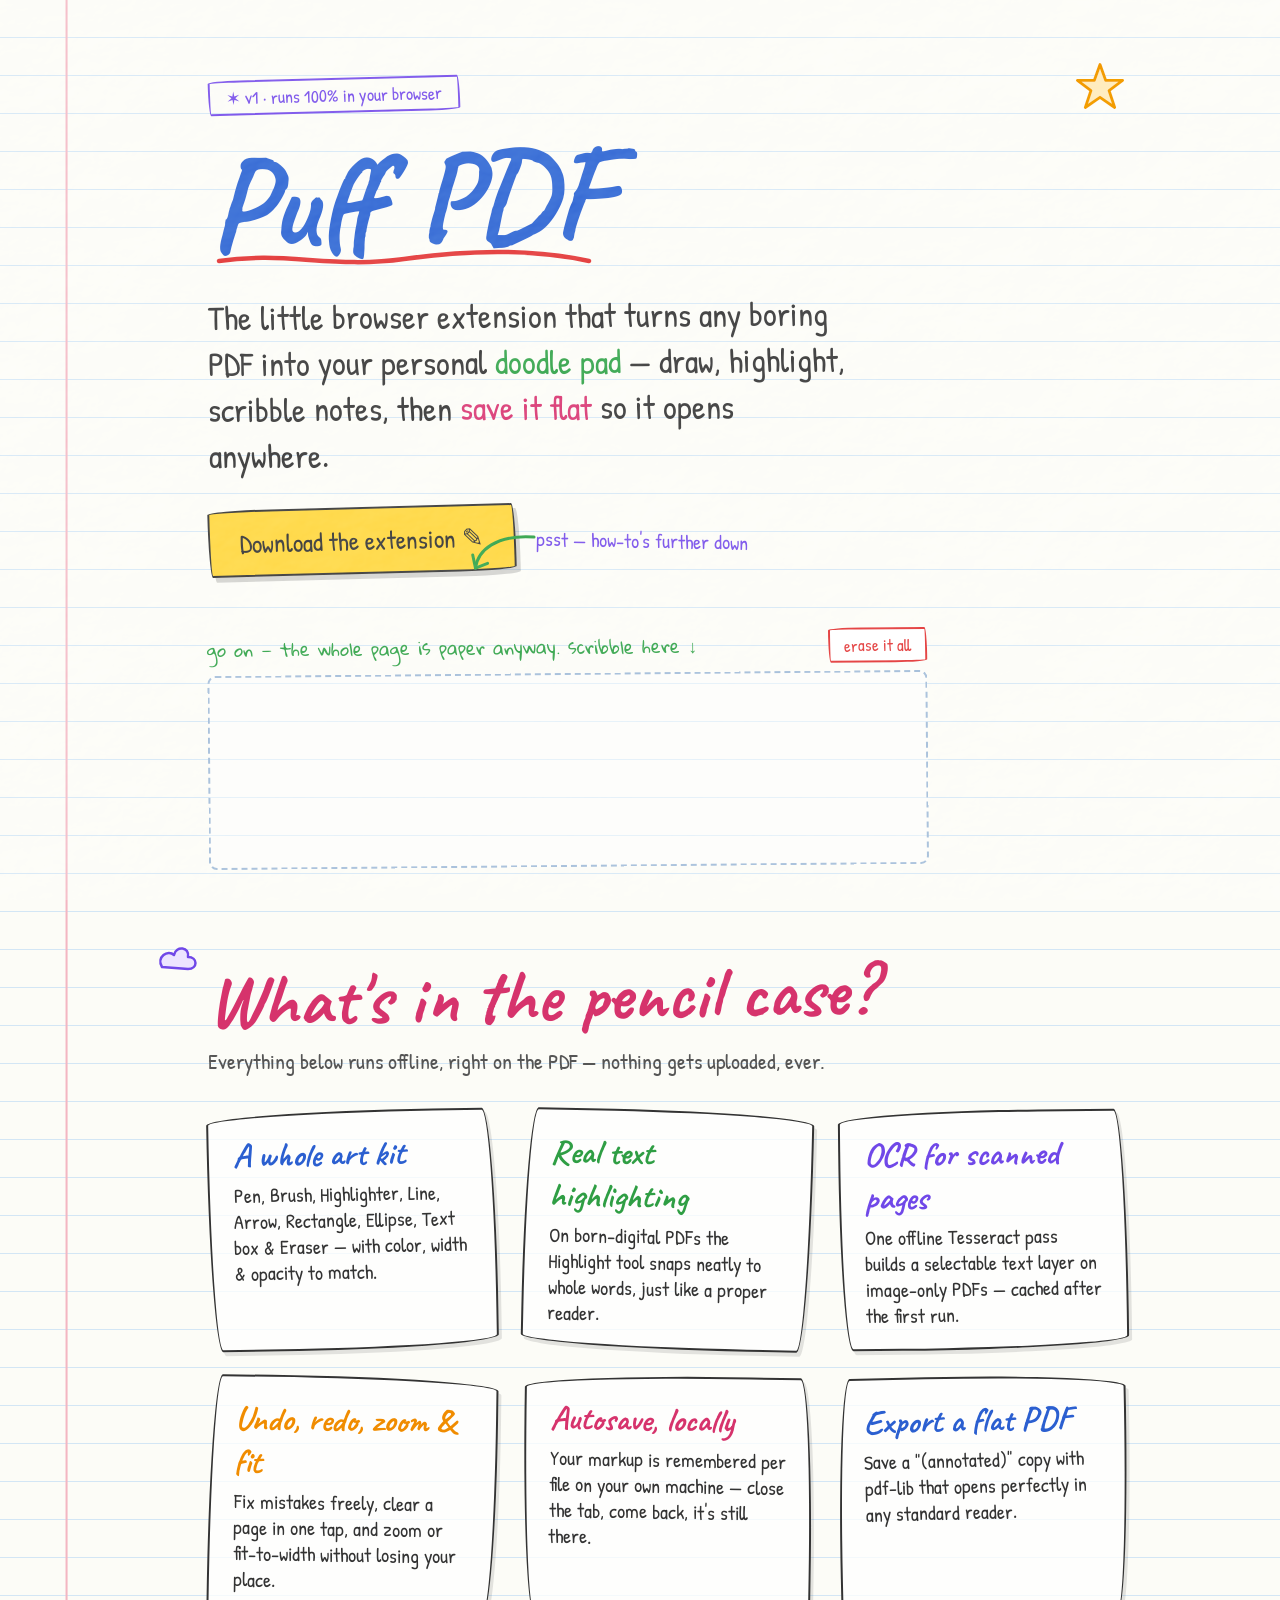
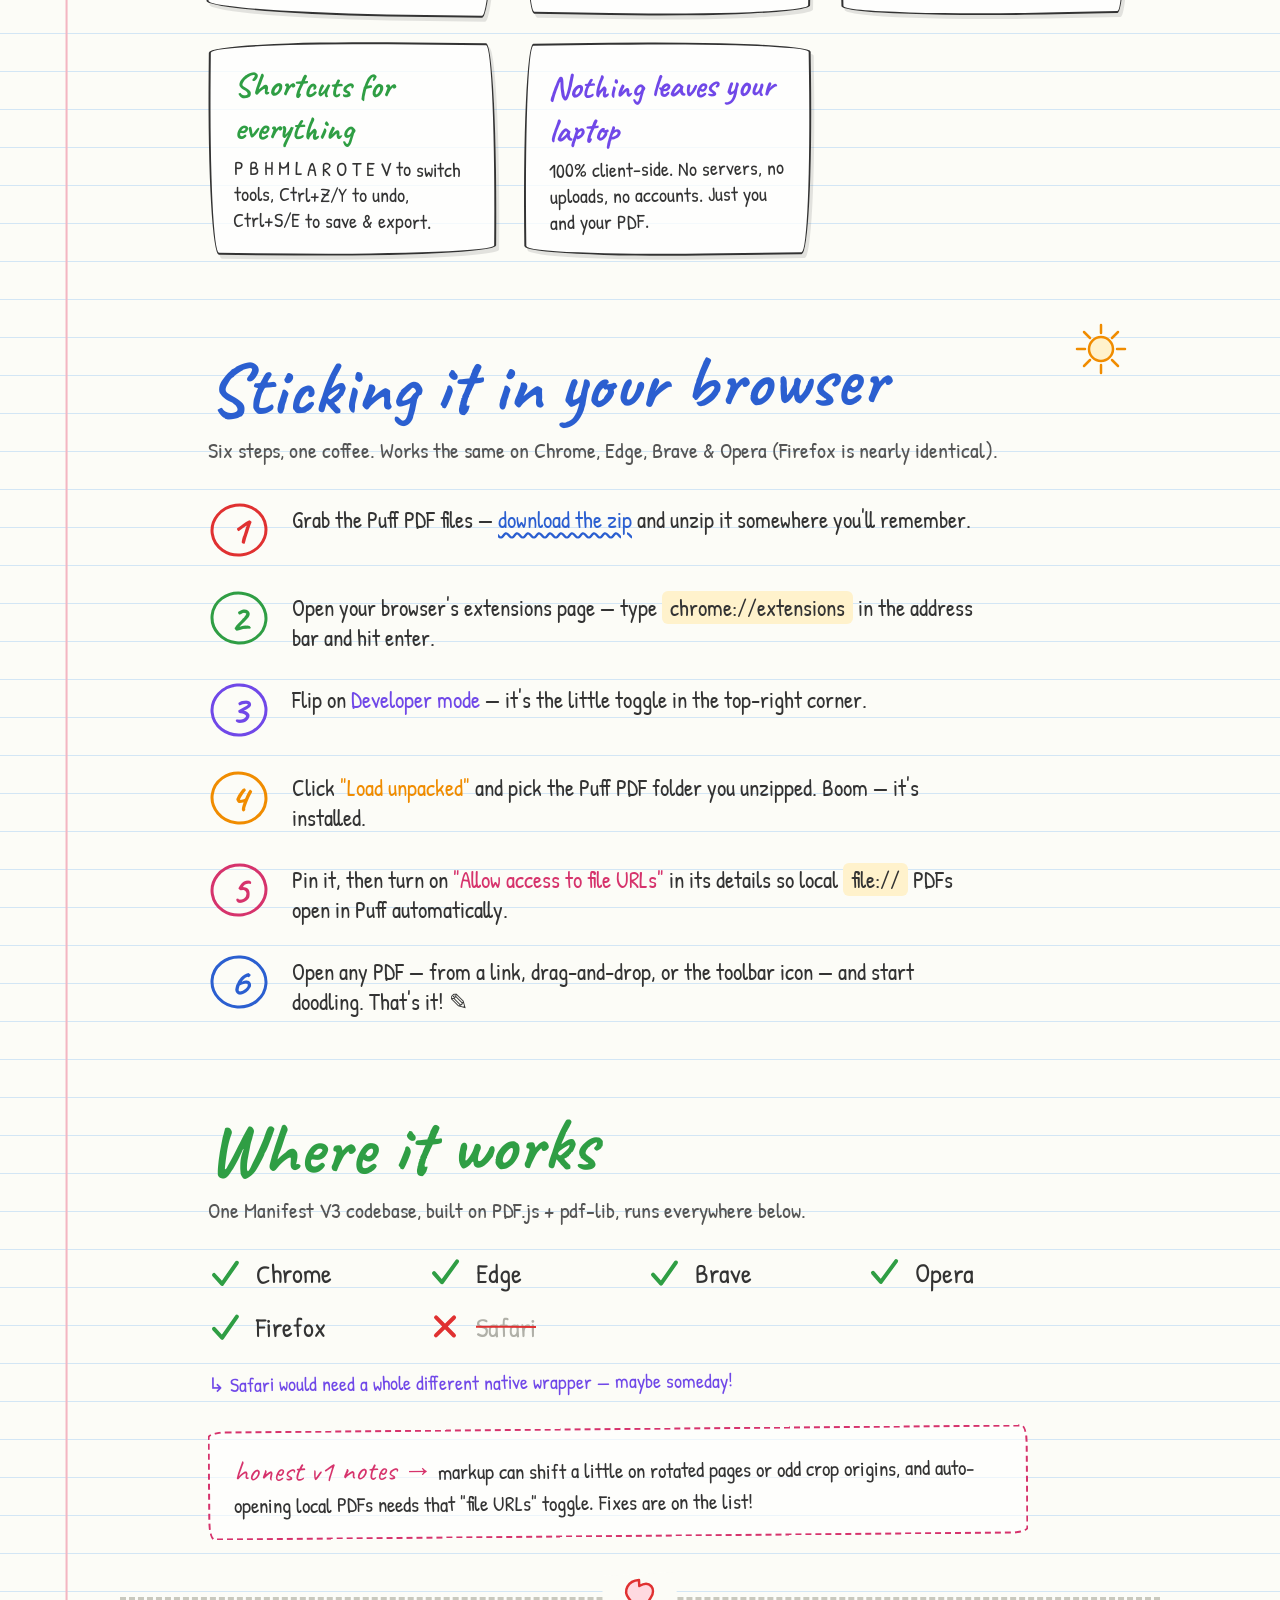
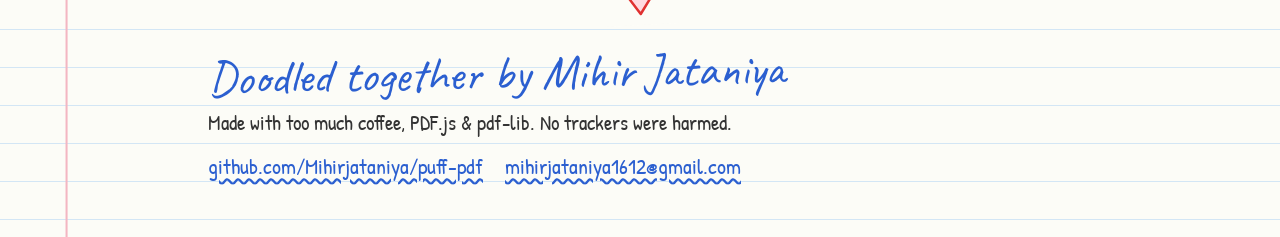
<file: docs/index.html>
<!DOCTYPE html>
<html lang="en">
<head>
<meta charset="utf-8">
<meta name="viewport" content="width=device-width, initial-scale=1">
<title>Puff PDF — doodle on any PDF, right in your browser</title>
<meta name="description" content="Puff PDF is a little browser extension that turns any PDF into a doodle pad — draw, highlight, scribble notes, then export a flat PDF that opens anywhere. 100% offline.">
<link rel="icon" href="../icons/icon-32.png">
<link rel="preconnect" href="https://fonts.googleapis.com">
<link rel="preconnect" href="https://fonts.gstatic.com" crossorigin>
<link href="https://fonts.googleapis.com/css2?family=Caveat:wght@400;500;600;700&family=Patrick+Hand&family=Gloria+Hallelujah&display=swap" rel="stylesheet">
<style>
  * { box-sizing: border-box; }
  html, body { margin: 0; padding: 0; }
  html, body, a, button, div, span, canvas {
    cursor: url("data:image/svg+xml,%3Csvg xmlns='http://www.w3.org/2000/svg' width='32' height='32' viewBox='0 0 32 32'%3E%3Cpolygon points='2,2 7.6,3.4 3.4,7.6' fill='%23333'/%3E%3Cpolygon points='7.6,3.4 10.5,6.3 6.3,10.5 3.4,7.6' fill='%23e0b877'/%3E%3Cpolygon points='10.5,6.3 23.9,19.7 19.7,23.9 6.3,10.5' fill='%23ffd43b'/%3E%3Cpolygon points='23.9,19.7 28.1,23.9 23.9,28.1 19.7,23.9' fill='%23ff8fab'/%3E%3C/svg%3E") 2 2, auto;
  }
  body { font-family: 'Patrick Hand', 'Comic Sans MS', cursive; color: #333; }
  a { color: #2b5fd0; text-decoration: underline; text-decoration-style: wavy; text-underline-offset: 3px; }
  a:hover { color: #e03131; }
  @keyframes wiggle { 0%,100% { transform: rotate(-5deg); } 50% { transform: rotate(5deg); } }
  @keyframes sway { 0%,100% { transform: rotate(-2.5deg); } 50% { transform: rotate(2.5deg); } }
  @keyframes floaty { 0%,100% { transform: translateY(0); } 50% { transform: translateY(-9px); } }
  .cta { text-decoration: none; }
  .cta:hover { color: #333; }
</style>
</head>
<body>

<div style="position: relative; min-height: 100vh; background-color: #fcfcf7; background-image: linear-gradient(90deg, transparent 66px, #f3b6c2 66px, #f3b6c2 68px, transparent 68px), repeating-linear-gradient(180deg, transparent 0, transparent 37px, #d3e6f5 37px, #d3e6f5 38px); overflow: hidden;">

  <!-- REAL crumpled-paper texture: turbulence height-map lit by a distant light -->
  <svg style="position: fixed; inset: 0; width: 100%; height: 100%; pointer-events: none; z-index: 5; mix-blend-mode: soft-light; opacity: 0.7;" preserveAspectRatio="xMidYMid slice" xmlns="http://www.w3.org/2000/svg">
    <filter id="crumple" x="0" y="0" width="100%" height="100%">
      <feTurbulence type="fractalNoise" baseFrequency="0.011 0.013" numOctaves="5" seed="12" stitchTiles="stitch" result="noise"/>
      <feDiffuseLighting in="noise" lighting-color="#ffffff" surfaceScale="3.2" diffuseConstant="1" result="light">
        <feDistantLight azimuth="235" elevation="48"/>
      </feDiffuseLighting>
      <feComponentTransfer>
        <feFuncR type="linear" slope="1" intercept="-0.24"/>
        <feFuncG type="linear" slope="1" intercept="-0.24"/>
        <feFuncB type="linear" slope="1" intercept="-0.24"/>
      </feComponentTransfer>
    </filter>
    <rect width="100%" height="100%" filter="url(#crumple)"/>
  </svg>

  <!-- ===================== HERO ===================== -->
  <section style="position: relative; max-width: 1040px; margin: 0 auto; padding: 78px 32px 40px 88px;">
    <div style="position: absolute; top: 60px; right: 34px; animation: wiggle 3.2s ease-in-out infinite; transform-origin: center;">
      <svg width="52" height="52" viewBox="0 0 46 46" fill="none"><path d="M23 4 L28 18 L43 18 L31 27 L36 42 L23 33 L10 42 L15 27 L3 18 L18 18 Z" stroke="#f08c00" stroke-width="2.5" stroke-linejoin="round" fill="#ffe8b3"/></svg>
    </div>

    <div style="display: inline-block; transform: rotate(-1.5deg); border: 2px solid #7048e8; border-radius: 140px 12px 130px 12px/12px 130px 12px 140px; padding: 3px 16px; color: #7048e8; font-size: 18px; margin-bottom: 12px;">✶ v1 · runs 100% in your browser</div>

    <h1 style="font-family: 'Caveat', cursive; font-weight: 700; font-size: clamp(64px, 12vw, 132px); line-height: 0.9; margin: 6px 0 0; color: #2b5fd0; transform: rotate(-2deg);">Puff PDF</h1>
    <svg width="380" height="26" viewBox="0 0 380 26" fill="none" style="display: block; margin: -4px 0 0 6px; max-width: 100%;"><path d="M5 15 C 70 5, 120 23, 190 13 S 320 3, 375 15" stroke="#e03131" stroke-width="4.5" stroke-linecap="round"/></svg>

    <p style="font-size: clamp(24px, 3.5vw, 34px); line-height: 1.35; max-width: 640px; margin: 22px 0 4px; transform: rotate(-0.4deg);">The little browser extension that turns any boring PDF into your personal <span style="color: #2f9e44;">doodle pad</span> — draw, highlight, scribble notes, then <span style="color: #d6336c;">save it flat</span> so it opens anywhere.</p>

    <div style="display: flex; flex-wrap: wrap; align-items: center; gap: 20px; margin-top: 30px;">
      <a class="cta" href="puff-pdf.zip" download style="display: inline-block; background: #ffd43b; color: #333; font-size: 26px; padding: 14px 30px; border: 2.5px solid #333; border-radius: 225px 15px 200px 15px/15px 200px 15px 225px; box-shadow: 4px 5px 0 rgba(0,0,0,0.18); transform: rotate(-1.5deg);">Download the extension ✎</a>
      <div style="position: relative; font-size: 20px; color: #7048e8; transform: rotate(1deg);">
        <svg width="74" height="46" viewBox="0 0 74 46" fill="none" style="position: absolute; left: -70px; top: 4px;"><path d="M68 8 C 30 6, 12 22, 10 40" stroke="#2f9e44" stroke-width="3" fill="none" stroke-linecap="round"/><path d="M10 40 l 12 -5 M10 40 l -3 -13" stroke="#2f9e44" stroke-width="3" fill="none" stroke-linecap="round"/></svg>
        psst — how-to's further down
      </div>
    </div>

    <!-- scribble pad -->
    <div style="position: relative; margin-top: 54px; max-width: 720px; transform: rotate(-0.5deg);">
      <div style="display: flex; align-items: baseline; justify-content: space-between; gap: 12px; margin-bottom: 8px;">
        <span style="font-family: 'Gloria Hallelujah', cursive; font-size: 18px; color: #2f9e44;">go on — the whole page is paper anyway. scribble here ↓</span>
        <button id="clearPad" style="font-family: 'Patrick Hand', cursive; font-size: 17px; background: #fff; color: #e03131; border: 2px solid #e03131; border-radius: 120px 10px 120px 10px/10px 120px 10px 120px; padding: 4px 14px;">erase it all</button>
      </div>
      <div style="border: 2.5px dashed #9db8d6; border-radius: 8px; background: rgba(255,255,255,0.35); overflow: hidden;">
        <canvas id="scribble" style="width: 100%; height: 190px; display: block; touch-action: none;"></canvas>
      </div>
    </div>
  </section>

  <!-- ===================== FEATURES ===================== -->
  <section style="position: relative; max-width: 1040px; margin: 0 auto; padding: 40px 32px 40px 88px;">
    <div style="position: absolute; top: 30px; left: 34px; animation: sway 5s ease-in-out infinite; transform-origin: center;">
      <svg width="46" height="46" viewBox="0 0 46 46" fill="none"><path d="M8 30 C 2 20, 14 12, 20 18 C 22 8, 36 10, 34 20 C 44 20, 44 32, 34 32 Z" stroke="#7048e8" stroke-width="2.5" fill="#ece4ff" stroke-linejoin="round"/></svg>
    </div>
    <h2 style="font-family: 'Caveat', cursive; font-weight: 700; font-size: clamp(46px, 7vw, 74px); color: #d6336c; margin: 0 0 6px; transform: rotate(-1deg);">What's in the pencil case?</h2>
    <p style="font-size: 22px; margin: 0 0 34px; color: #555;">Everything below runs offline, right on the PDF — nothing gets uploaded, ever.</p>

    <div style="display: grid; grid-template-columns: repeat(auto-fit, minmax(250px, 1fr)); gap: 26px;">
      <div style="background: rgba(255,255,255,0.75); border: 2.5px solid #333; border-radius: 255px 15px 225px 15px/15px 225px 15px 255px; padding: 20px 24px; transform: rotate(-1deg); box-shadow: 3px 4px 0 rgba(0,0,0,0.1);">
        <h3 style="font-family: 'Caveat', cursive; font-size: 34px; color: #2b5fd0; margin: 0 0 6px;">A whole art kit</h3>
        <p style="font-size: 20px; margin: 0; line-height: 1.3;">Pen, Brush, Highlighter, Line, Arrow, Rectangle, Ellipse, Text box &amp; Eraser — with color, width &amp; opacity to match.</p>
      </div>
      <div style="background: rgba(255,255,255,0.75); border: 2.5px solid #333; border-radius: 15px 225px 15px 255px/225px 15px 255px 15px; padding: 20px 24px; transform: rotate(1.2deg); box-shadow: 3px 4px 0 rgba(0,0,0,0.1);">
        <h3 style="font-family: 'Caveat', cursive; font-size: 34px; color: #2f9e44; margin: 0 0 6px;">Real text highlighting</h3>
        <p style="font-size: 20px; margin: 0; line-height: 1.3;">On born-digital PDFs the Highlight tool snaps neatly to whole words, just like a proper reader.</p>
      </div>
      <div style="background: rgba(255,255,255,0.75); border: 2.5px solid #333; border-radius: 225px 15px 255px 15px/15px 255px 15px 225px; padding: 20px 24px; transform: rotate(-0.6deg); box-shadow: 3px 4px 0 rgba(0,0,0,0.1);">
        <h3 style="font-family: 'Caveat', cursive; font-size: 34px; color: #7048e8; margin: 0 0 6px;">OCR for scanned pages</h3>
        <p style="font-size: 20px; margin: 0; line-height: 1.3;">One offline Tesseract pass builds a selectable text layer on image-only PDFs — cached after the first run.</p>
      </div>
      <div style="background: rgba(255,255,255,0.75); border: 2.5px solid #333; border-radius: 15px 255px 15px 225px/255px 15px 225px 15px; padding: 20px 24px; transform: rotate(0.8deg); box-shadow: 3px 4px 0 rgba(0,0,0,0.1);">
        <h3 style="font-family: 'Caveat', cursive; font-size: 34px; color: #f08c00; margin: 0 0 6px;">Undo, redo, zoom &amp; fit</h3>
        <p style="font-size: 20px; margin: 0; line-height: 1.3;">Fix mistakes freely, clear a page in one tap, and zoom or fit-to-width without losing your place.</p>
      </div>
      <div style="background: rgba(255,255,255,0.75); border: 2.5px solid #333; border-radius: 255px 15px 225px 15px/15px 225px 15px 255px; padding: 20px 24px; transform: rotate(1deg); box-shadow: 3px 4px 0 rgba(0,0,0,0.1);">
        <h3 style="font-family: 'Caveat', cursive; font-size: 34px; color: #d6336c; margin: 0 0 6px;">Autosave, locally</h3>
        <p style="font-size: 20px; margin: 0; line-height: 1.3;">Your markup is remembered per file on your own machine — close the tab, come back, it's still there.</p>
      </div>
      <div style="background: rgba(255,255,255,0.75); border: 2.5px solid #333; border-radius: 15px 225px 15px 255px/225px 15px 255px 15px; padding: 20px 24px; transform: rotate(-1.3deg); box-shadow: 3px 4px 0 rgba(0,0,0,0.1);">
        <h3 style="font-family: 'Caveat', cursive; font-size: 34px; color: #2b5fd0; margin: 0 0 6px;">Export a flat PDF</h3>
        <p style="font-size: 20px; margin: 0; line-height: 1.3;">Save a "(annotated)" copy with pdf-lib that opens perfectly in any standard reader.</p>
      </div>
      <div style="background: rgba(255,255,255,0.75); border: 2.5px solid #333; border-radius: 225px 15px 255px 15px/15px 255px 15px 225px; padding: 20px 24px; transform: rotate(0.5deg); box-shadow: 3px 4px 0 rgba(0,0,0,0.1);">
        <h3 style="font-family: 'Caveat', cursive; font-size: 34px; color: #2f9e44; margin: 0 0 6px;">Shortcuts for everything</h3>
        <p style="font-size: 20px; margin: 0; line-height: 1.3;">P B H M L A R O T E V to switch tools, Ctrl+Z/Y to undo, Ctrl+S/E to save &amp; export.</p>
      </div>
      <div style="background: rgba(255,255,255,0.75); border: 2.5px solid #333; border-radius: 15px 255px 15px 225px/255px 15px 225px 15px; padding: 20px 24px; transform: rotate(-0.8deg); box-shadow: 3px 4px 0 rgba(0,0,0,0.1);">
        <h3 style="font-family: 'Caveat', cursive; font-size: 34px; color: #7048e8; margin: 0 0 6px;">Nothing leaves your laptop</h3>
        <p style="font-size: 20px; margin: 0; line-height: 1.3;">100% client-side. No servers, no uploads, no accounts. Just you and your PDF.</p>
      </div>
    </div>
  </section>

  <!-- ===================== HOW TO INSTALL ===================== -->
  <section style="position: relative; max-width: 1040px; margin: 0 auto; padding: 40px 32px 40px 88px;">
    <div style="position: absolute; top: 24px; right: 30px; animation: floaty 4.5s ease-in-out infinite;">
      <svg width="58" height="58" viewBox="0 0 58 58" fill="none"><circle cx="29" cy="29" r="12" stroke="#f08c00" stroke-width="2.5" fill="#fff2cc"/><g stroke="#f08c00" stroke-width="2.5" stroke-linecap="round"><path d="M29 5 v8"/><path d="M29 45 v8"/><path d="M5 29 h8"/><path d="M45 29 h8"/><path d="M12 12 l6 6"/><path d="M40 40 l6 6"/><path d="M46 12 l-6 6"/><path d="M18 40 l-6 6"/></g></svg>
    </div>
    <h2 style="font-family: 'Caveat', cursive; font-weight: 700; font-size: clamp(46px, 7vw, 74px); color: #2b5fd0; margin: 0 0 6px; transform: rotate(-1deg);">Sticking it in your browser</h2>
    <p style="font-size: 22px; margin: 0 0 34px; color: #555;">Six steps, one coffee. Works the same on Chrome, Edge, Brave &amp; Opera (Firefox is nearly identical).</p>

    <div style="display: flex; flex-direction: column; gap: 26px; max-width: 780px;">
      <div style="display: flex; gap: 22px; align-items: flex-start;">
        <div style="position: relative; flex: 0 0 auto; width: 62px; height: 62px;"><svg width="62" height="62" viewBox="0 0 62 62" style="position: absolute; inset: 0;"><ellipse cx="31" cy="31" rx="27" ry="25" stroke="#e03131" stroke-width="3" fill="none" transform="rotate(-8 31 31)"/></svg><span style="position: absolute; inset: 0; display: flex; align-items: center; justify-content: center; font-family: 'Caveat', cursive; font-weight: 700; font-size: 40px; color: #e03131;">1</span></div>
        <p style="font-size: 23px; margin: 6px 0 0; line-height: 1.3;">Grab the Puff PDF files — <a href="puff-pdf.zip" download>download the zip</a> and unzip it somewhere you'll remember.</p>
      </div>
      <div style="display: flex; gap: 22px; align-items: flex-start;">
        <div style="position: relative; flex: 0 0 auto; width: 62px; height: 62px;"><svg width="62" height="62" viewBox="0 0 62 62" style="position: absolute; inset: 0;"><ellipse cx="31" cy="31" rx="27" ry="25" stroke="#2f9e44" stroke-width="3" fill="none" transform="rotate(6 31 31)"/></svg><span style="position: absolute; inset: 0; display: flex; align-items: center; justify-content: center; font-family: 'Caveat', cursive; font-weight: 700; font-size: 40px; color: #2f9e44;">2</span></div>
        <p style="font-size: 23px; margin: 6px 0 0; line-height: 1.3;">Open your browser's extensions page — type <span style="background: #fff2cc; padding: 1px 8px; border-radius: 6px;">chrome://extensions</span> in the address bar and hit enter.</p>
      </div>
      <div style="display: flex; gap: 22px; align-items: flex-start;">
        <div style="position: relative; flex: 0 0 auto; width: 62px; height: 62px;"><svg width="62" height="62" viewBox="0 0 62 62" style="position: absolute; inset: 0;"><ellipse cx="31" cy="31" rx="27" ry="25" stroke="#7048e8" stroke-width="3" fill="none" transform="rotate(-5 31 31)"/></svg><span style="position: absolute; inset: 0; display: flex; align-items: center; justify-content: center; font-family: 'Caveat', cursive; font-weight: 700; font-size: 40px; color: #7048e8;">3</span></div>
        <p style="font-size: 23px; margin: 6px 0 0; line-height: 1.3;">Flip on <span style="color: #7048e8;">Developer mode</span> — it's the little toggle in the top-right corner.</p>
      </div>
      <div style="display: flex; gap: 22px; align-items: flex-start;">
        <div style="position: relative; flex: 0 0 auto; width: 62px; height: 62px;"><svg width="62" height="62" viewBox="0 0 62 62" style="position: absolute; inset: 0;"><ellipse cx="31" cy="31" rx="27" ry="25" stroke="#f08c00" stroke-width="3" fill="none" transform="rotate(7 31 31)"/></svg><span style="position: absolute; inset: 0; display: flex; align-items: center; justify-content: center; font-family: 'Caveat', cursive; font-weight: 700; font-size: 40px; color: #f08c00;">4</span></div>
        <p style="font-size: 23px; margin: 6px 0 0; line-height: 1.3;">Click <span style="color: #f08c00;">"Load unpacked"</span> and pick the Puff PDF folder you unzipped. Boom — it's installed.</p>
      </div>
      <div style="display: flex; gap: 22px; align-items: flex-start;">
        <div style="position: relative; flex: 0 0 auto; width: 62px; height: 62px;"><svg width="62" height="62" viewBox="0 0 62 62" style="position: absolute; inset: 0;"><ellipse cx="31" cy="31" rx="27" ry="25" stroke="#d6336c" stroke-width="3" fill="none" transform="rotate(-9 31 31)"/></svg><span style="position: absolute; inset: 0; display: flex; align-items: center; justify-content: center; font-family: 'Caveat', cursive; font-weight: 700; font-size: 40px; color: #d6336c;">5</span></div>
        <p style="font-size: 23px; margin: 6px 0 0; line-height: 1.3;">Pin it, then turn on <span style="color: #d6336c;">"Allow access to file URLs"</span> in its details so local <span style="background: #fff2cc; padding: 1px 8px; border-radius: 6px;">file://</span> PDFs open in Puff automatically.</p>
      </div>
      <div style="display: flex; gap: 22px; align-items: flex-start;">
        <div style="position: relative; flex: 0 0 auto; width: 62px; height: 62px;"><svg width="62" height="62" viewBox="0 0 62 62" style="position: absolute; inset: 0;"><ellipse cx="31" cy="31" rx="27" ry="25" stroke="#2b5fd0" stroke-width="3" fill="none" transform="rotate(4 31 31)"/></svg><span style="position: absolute; inset: 0; display: flex; align-items: center; justify-content: center; font-family: 'Caveat', cursive; font-weight: 700; font-size: 40px; color: #2b5fd0;">6</span></div>
        <p style="font-size: 23px; margin: 6px 0 0; line-height: 1.3;">Open any PDF — from a link, drag-and-drop, or the toolbar icon — and start doodling. That's it! ✎</p>
      </div>
    </div>
  </section>

  <!-- ===================== BROWSER SUPPORT ===================== -->
  <section style="position: relative; max-width: 1040px; margin: 0 auto; padding: 40px 32px 30px 88px;">
    <h2 style="font-family: 'Caveat', cursive; font-weight: 700; font-size: clamp(46px, 7vw, 74px); color: #2f9e44; margin: 0 0 6px; transform: rotate(-1deg);">Where it works</h2>
    <p style="font-size: 22px; margin: 0 0 30px; color: #555;">One Manifest V3 codebase, built on PDF.js + pdf-lib, runs everywhere below.</p>

    <div style="display: grid; grid-template-columns: repeat(auto-fit, minmax(200px, 1fr)); gap: 18px; max-width: 860px;">
      <div style="display: flex; align-items: center; gap: 14px; font-size: 27px; transform: rotate(-0.6deg);"><svg width="34" height="34" viewBox="0 0 34 34" fill="none"><path d="M6 18 l8 9 L29 6" stroke="#2f9e44" stroke-width="4" stroke-linecap="round" stroke-linejoin="round"/></svg> Chrome</div>
      <div style="display: flex; align-items: center; gap: 14px; font-size: 27px; transform: rotate(0.5deg);"><svg width="34" height="34" viewBox="0 0 34 34" fill="none"><path d="M6 18 l8 9 L29 6" stroke="#2f9e44" stroke-width="4" stroke-linecap="round" stroke-linejoin="round"/></svg> Edge</div>
      <div style="display: flex; align-items: center; gap: 14px; font-size: 27px; transform: rotate(-0.4deg);"><svg width="34" height="34" viewBox="0 0 34 34" fill="none"><path d="M6 18 l8 9 L29 6" stroke="#2f9e44" stroke-width="4" stroke-linecap="round" stroke-linejoin="round"/></svg> Brave</div>
      <div style="display: flex; align-items: center; gap: 14px; font-size: 27px; transform: rotate(0.7deg);"><svg width="34" height="34" viewBox="0 0 34 34" fill="none"><path d="M6 18 l8 9 L29 6" stroke="#2f9e44" stroke-width="4" stroke-linecap="round" stroke-linejoin="round"/></svg> Opera</div>
      <div style="display: flex; align-items: center; gap: 14px; font-size: 27px; transform: rotate(-0.5deg);"><svg width="34" height="34" viewBox="0 0 34 34" fill="none"><path d="M6 18 l8 9 L29 6" stroke="#2f9e44" stroke-width="4" stroke-linecap="round" stroke-linejoin="round"/></svg> Firefox</div>
      <div style="display: flex; align-items: center; gap: 14px; font-size: 27px; color: #b0b0a8; transform: rotate(0.4deg);"><svg width="34" height="34" viewBox="0 0 34 34" fill="none"><path d="M8 8 L26 26 M26 8 L8 26" stroke="#e03131" stroke-width="4" stroke-linecap="round"/></svg> <span style="text-decoration: line-through; text-decoration-color: #e03131;">Safari</span></div>
    </div>
    <p style="font-size: 20px; margin: 22px 0 0; color: #7048e8; transform: rotate(-0.5deg);">↳ Safari would need a whole different native wrapper — maybe someday!</p>

    <div style="margin-top: 34px; max-width: 820px; background: rgba(255,255,255,0.6); border: 2.5px dashed #d6336c; border-radius: 18px 6px 18px 6px/6px 18px 6px 18px; padding: 18px 24px; transform: rotate(-0.5deg);">
      <p style="font-size: 21px; margin: 0; line-height: 1.35;"><span style="font-family: 'Caveat', cursive; font-size: 30px; color: #d6336c;">honest v1 notes →</span> markup can shift a little on rotated pages or odd crop origins, and auto-opening local PDFs needs that "file URLs" toggle. Fixes are on the list!</p>
    </div>
  </section>

  <!-- ===================== FOOTER ===================== -->
  <footer style="position: relative; margin-top: 30px; border-top: 3px dashed #c9c9be; padding: 40px 32px 56px 88px; max-width: 1040px; margin-left: auto; margin-right: auto;">
    <div style="position: absolute; top: -26px; left: 50%; transform: translateX(-50%) rotate(-3deg); background: #fcfcf7; padding: 0 14px; animation: sway 5s ease-in-out infinite;">
      <svg width="46" height="46" viewBox="0 0 46 46" fill="none"><path d="M23 6 C 12 6, 6 16, 12 24 L 23 40 L 34 24 C 40 16, 34 6, 23 12 C 23 12, 23 8, 23 6 Z" stroke="#e03131" stroke-width="2.5" fill="#ffd9e0" stroke-linejoin="round"/></svg>
    </div>
    <p style="font-family: 'Caveat', cursive; font-size: clamp(34px, 5vw, 48px); color: #2b5fd0; margin: 0 0 8px; transform: rotate(-1deg);">Doodled together by Mihir Jataniya</p>
    <p style="font-size: 21px; margin: 0 0 4px;">Made with too much coffee, PDF.js &amp; pdf-lib. No trackers were harmed.</p>
    <div style="display: flex; flex-wrap: wrap; gap: 22px; font-size: 22px; margin-top: 14px;">
      <a href="https://github.com/Mihirjataniya/puff-pdf" target="_blank" rel="noopener">github.com/Mihirjataniya/puff-pdf</a>
      <a href="mailto:mihirjataniya1612@gmail.com">mihirjataniya1612@gmail.com</a>
    </div>
  </footer>

</div>

<script>
// Scribble pad — adapted from the design's DCLogic canvas component.
(function () {
  var canvas = document.getElementById('scribble');
  var clearBtn = document.getElementById('clearPad');
  if (!canvas) return;
  var inks = ['#2b5fd0', '#e03131', '#2f9e44', '#7048e8', '#f08c00', '#d6336c'];
  var ctx, W, H;

  function resize() {
    var r = canvas.getBoundingClientRect();
    if (!r.width) return;
    var dpr = window.devicePixelRatio || 1;
    canvas.width = r.width * dpr;
    canvas.height = r.height * dpr;
    ctx = canvas.getContext('2d');
    ctx.setTransform(dpr, 0, 0, dpr, 0, 0);
    ctx.lineCap = 'round';
    ctx.lineJoin = 'round';
    W = r.width;
    H = r.height;
  }
  resize();
  window.addEventListener('resize', resize);

  var drawing = false;
  function pos(e) {
    var r = canvas.getBoundingClientRect();
    return { x: e.clientX - r.left, y: e.clientY - r.top };
  }
  canvas.addEventListener('pointerdown', function (e) {
    if (!ctx) return;
    drawing = true;
    ctx.strokeStyle = inks[Math.floor(Math.random() * inks.length)];
    ctx.lineWidth = 3 + Math.random() * 2.5;
    var p = pos(e);
    ctx.beginPath();
    ctx.moveTo(p.x, p.y);
    if (canvas.setPointerCapture) canvas.setPointerCapture(e.pointerId);
    e.preventDefault();
  });
  canvas.addEventListener('pointermove', function (e) {
    if (!drawing || !ctx) return;
    var p = pos(e);
    ctx.lineTo(p.x, p.y);
    ctx.stroke();
    e.preventDefault();
  });
  window.addEventListener('pointerup', function () { drawing = false; });

  if (clearBtn) clearBtn.addEventListener('click', function () {
    if (ctx) ctx.clearRect(0, 0, W, H);
  });
})();
</script>
</body>
</html>
</file>
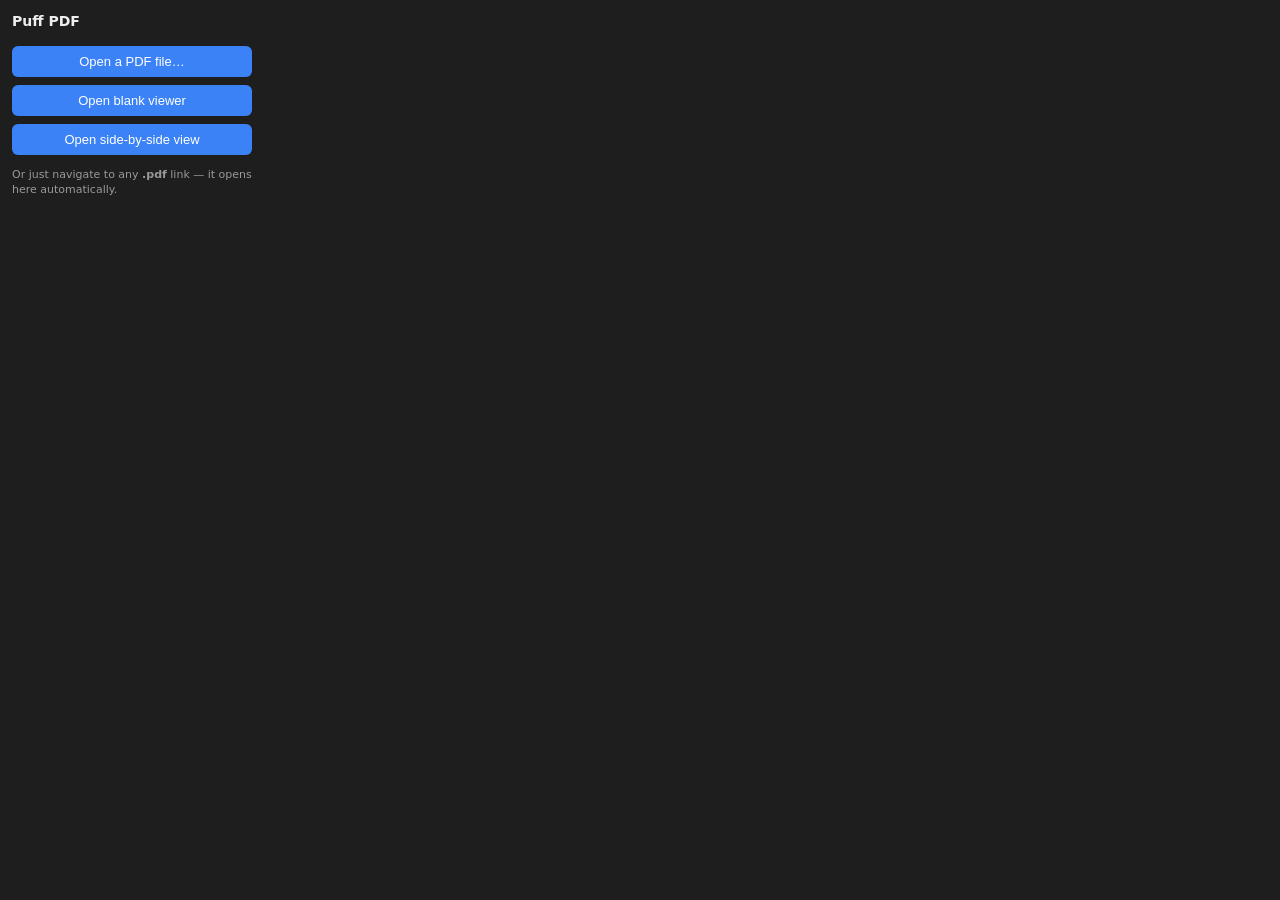
<file: popup.html>
<!doctype html>
<html>
<head>
  <meta charset="utf-8" />
  <style>
    body { width: 240px; font: 13px/1.4 system-ui, sans-serif; margin: 0; padding: 12px; background: #1e1e1e; color: #eee; }
    h1 { font-size: 14px; margin: 0 0 10px; }
    button { width: 100%; padding: 8px; margin: 4px 0; border: 0; border-radius: 6px; background: #3b82f6; color: #fff; font-size: 13px; cursor: pointer; }
    button:hover { background: #2563eb; }
    .hint { color: #999; font-size: 11px; margin-top: 8px; }
    input[type=file] { display: none; }
  </style>
</head>
<body>
  <h1>Puff PDF</h1>
  <button id="open">Open a PDF file…</button>
  <button id="blank">Open blank viewer</button>
  <button id="split">Open side-by-side view</button>
  <input type="file" id="picker" accept="application/pdf,.pdf" />
  <div class="hint">Or just navigate to any <b>.pdf</b> link — it opens here automatically.</div>
  <script src="popup.js"></script>
</body>
</html>
</file>
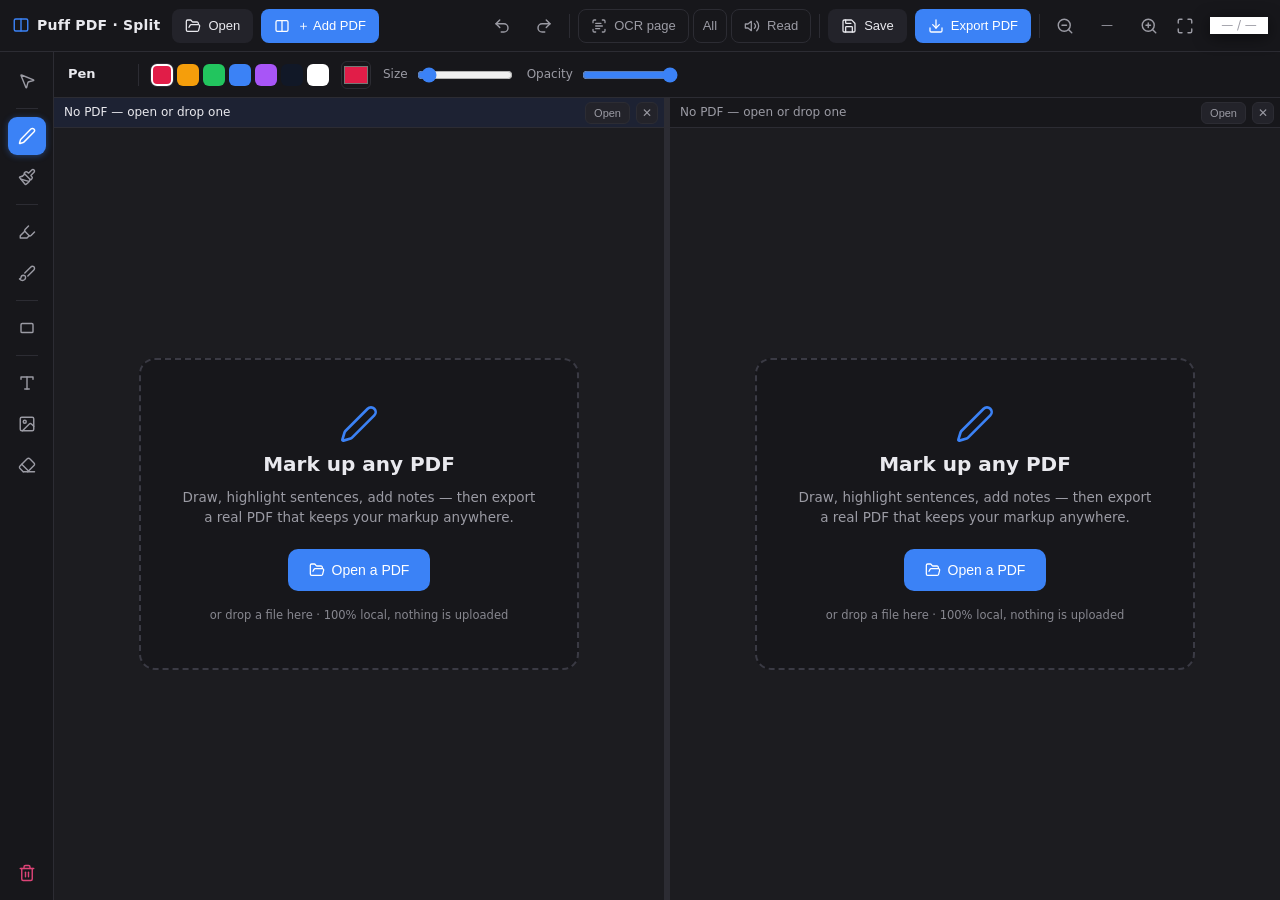
<file: split.html>
<!doctype html>
<html>
<head>
  <meta charset="utf-8" />
  <meta name="viewport" content="width=device-width, initial-scale=1" />
  <title>Puff PDF — Split view</title>
  <link rel="stylesheet" href="viewer.css" />
  <link rel="stylesheet" href="split.css" />
</head>
<body>
  <!-- icon sprite (shared with viewer.html) -->
  <svg width="0" height="0" style="position:absolute" aria-hidden="true">
    <defs>
      <symbol id="i-open" viewBox="0 0 24 24"><path d="m6 14 1.5-2.9A2 2 0 0 1 9.24 10H20a2 2 0 0 1 1.94 2.5l-1.54 6a2 2 0 0 1-1.95 1.5H4a2 2 0 0 1-2-2V5a2 2 0 0 1 2-2h3.9a2 2 0 0 1 1.69.9l.81 1.2a2 2 0 0 0 1.67.9H18a2 2 0 0 1 2 2v2" /></symbol>
      <symbol id="i-save" viewBox="0 0 24 24"><path d="M15.2 3a2 2 0 0 1 1.4.6l3.8 3.8a2 2 0 0 1 .6 1.4V19a2 2 0 0 1-2 2H5a2 2 0 0 1-2-2V5a2 2 0 0 1 2-2z" /> <path d="M17 21v-7a1 1 0 0 0-1-1H8a1 1 0 0 0-1 1v7" /> <path d="M7 3v4a1 1 0 0 0 1 1h7" /></symbol>
      <symbol id="i-export" viewBox="0 0 24 24"><path d="M21 15v4a2 2 0 0 1-2 2H5a2 2 0 0 1-2-2v-4" /> <polyline points="7 10 12 15 17 10" /> <line x1="12" x2="12" y1="15" y2="3" /></symbol>
      <symbol id="i-ocr" viewBox="0 0 24 24"><path d="M3 7V5a2 2 0 0 1 2-2h2" /> <path d="M17 3h2a2 2 0 0 1 2 2v2" /> <path d="M21 17v2a2 2 0 0 1-2 2h-2" /> <path d="M7 21H5a2 2 0 0 1-2-2v-2" /> <path d="M7 8h8" /> <path d="M7 12h10" /> <path d="M7 16h6" /></symbol>
      <symbol id="i-undo" viewBox="0 0 24 24"><path d="M9 14 4 9l5-5" /> <path d="M4 9h10.5a5.5 5.5 0 0 1 5.5 5.5a5.5 5.5 0 0 1-5.5 5.5H11" /></symbol>
      <symbol id="i-redo" viewBox="0 0 24 24"><path d="m15 14 5-5-5-5" /> <path d="M20 9H9.5A5.5 5.5 0 0 0 4 14.5A5.5 5.5 0 0 0 9.5 20H13" /></symbol>
      <symbol id="i-trash" viewBox="0 0 24 24"><path d="M3 6h18" /> <path d="M19 6v14c0 1-1 2-2 2H7c-1 0-2-1-2-2V6" /> <path d="M8 6V4c0-1 1-2 2-2h4c1 0 2 1 2 2v2" /> <line x1="10" x2="10" y1="11" y2="17" /> <line x1="14" x2="14" y1="11" y2="17" /></symbol>
      <symbol id="i-zoom-in" viewBox="0 0 24 24"><circle cx="11" cy="11" r="8" /> <line x1="21" x2="16.65" y1="21" y2="16.65" /> <line x1="11" x2="11" y1="8" y2="14" /> <line x1="8" x2="14" y1="11" y2="11" /></symbol>
      <symbol id="i-zoom-out" viewBox="0 0 24 24"><circle cx="11" cy="11" r="8" /> <line x1="21" x2="16.65" y1="21" y2="16.65" /> <line x1="8" x2="14" y1="11" y2="11" /></symbol>
      <symbol id="i-fit" viewBox="0 0 24 24"><path d="M8 3H5a2 2 0 0 0-2 2v3" /> <path d="M21 8V5a2 2 0 0 0-2-2h-3" /> <path d="M3 16v3a2 2 0 0 0 2 2h3" /> <path d="M16 21h3a2 2 0 0 0 2-2v-3" /></symbol>

      <symbol id="i-select" viewBox="0 0 24 24"><path d="M4.037 4.688a.495.495 0 0 1 .651-.651l16 6.5a.5.5 0 0 1-.063.947l-6.124 1.58a2 2 0 0 0-1.438 1.435l-1.579 6.126a.5.5 0 0 1-.947.063z" /></symbol>
      <symbol id="i-pen" viewBox="0 0 24 24"><path d="M21.174 6.812a1 1 0 0 0-3.986-3.987L3.842 16.174a2 2 0 0 0-.5.83l-1.321 4.352a.5.5 0 0 0 .623.622l4.353-1.32a2 2 0 0 0 .83-.497z" /></symbol>
      <symbol id="i-brush" viewBox="0 0 24 24"><path d="m14.622 17.897-10.68-2.913" /> <path d="M18.376 2.622a1 1 0 1 1 3.002 3.002L17.36 9.643a.5.5 0 0 0 0 .707l.944.944a2.41 2.41 0 0 1 0 3.408l-.944.944a.5.5 0 0 1-.707 0L8.354 7.348a.5.5 0 0 1 0-.707l.944-.944a2.41 2.41 0 0 1 3.408 0l.944.944a.5.5 0 0 0 .707 0z" /> <path d="M9 8c-1.804 2.71-3.97 3.46-6.583 3.948a.507.507 0 0 0-.302.819l7.32 8.883a1 1 0 0 0 1.185.204C12.735 20.405 16 16.792 16 15" /></symbol>
      <symbol id="i-hltext" viewBox="0 0 24 24"><path d="m9 11-6 6v3h9l3-3" /> <path d="m22 12-4.6 4.6a2 2 0 0 1-2.8 0l-5.2-5.2a2 2 0 0 1 0-2.8L14 4" /></symbol>
      <symbol id="i-hlfree" viewBox="0 0 24 24"><path d="m9.06 11.9 8.07-8.06a2.85 2.85 0 1 1 4.03 4.03l-8.06 8.08" /> <path d="M7.07 14.94c-1.66 0-3 1.35-3 3.02 0 1.33-2.5 1.52-2 2.02 1.08 1.1 2.49 2.02 4 2.02 2.2 0 4-1.8 4-4.04a3.01 3.01 0 0 0-3-3.02z" /></symbol>
      <symbol id="i-line" viewBox="0 0 24 24"><path d="M5 19L19 5"/></symbol>
      <symbol id="i-arrow" viewBox="0 0 24 24"><path d="M5 19L19 5"/><path d="M19 5h-6"/><path d="M19 5v6"/></symbol>
      <symbol id="i-rect" viewBox="0 0 24 24"><rect x="4" y="6" width="16" height="12" rx="1.5"/></symbol>
      <symbol id="i-ellipse" viewBox="0 0 24 24"><ellipse cx="12" cy="12" rx="9" ry="6.5"/></symbol>
      <symbol id="i-text" viewBox="0 0 24 24"><polyline points="4 7 4 4 20 4 20 7" /> <line x1="9" x2="15" y1="20" y2="20" /> <line x1="12" x2="12" y1="4" y2="20" /></symbol>
      <symbol id="i-eraser" viewBox="0 0 24 24"><path d="m7 21-4.3-4.3c-1-1-1-2.5 0-3.4l9.6-9.6c1-1 2.5-1 3.4 0l5.6 5.6c1 1 1 2.5 0 3.4L13 21" /> <path d="M22 21H7" /> <path d="m5 11 9 9" /></symbol>
      <symbol id="i-image" viewBox="0 0 24 24"><rect x="3" y="3" width="18" height="18" rx="2" /> <circle cx="9" cy="9" r="2" /> <path d="m21 15-3.1-3.1a2 2 0 0 0-2.8 0L6 21" /></symbol>

      <symbol id="i-dblarrow" viewBox="0 0 24 24"><path d="M3 12h18"/><path d="M3 12l4-4M3 12l4 4"/><path d="M21 12l-4-4M21 12l-4 4"/></symbol>
      <symbol id="i-rrect" viewBox="0 0 24 24"><rect x="4" y="6" width="16" height="12" rx="4"/></symbol>
      <symbol id="i-triangle" viewBox="0 0 24 24"><polygon points="12,4 20,20 4,20"/></symbol>
      <symbol id="i-righttri" viewBox="0 0 24 24"><polygon points="5,4 5,20 20,20"/></symbol>
      <symbol id="i-diamond" viewBox="0 0 24 24"><polygon points="12,3 21,12 12,21 3,12"/></symbol>
      <symbol id="i-pentagon" viewBox="0 0 24 24"><polygon points="12,3 21,10 17,21 7,21 3,10"/></symbol>
      <symbol id="i-hexagon" viewBox="0 0 24 24"><polygon points="7,4 17,4 22,12 17,20 7,20 2,12"/></symbol>
      <symbol id="i-star" viewBox="0 0 24 24"><polygon points="12,3 14.6,9 21,9 15.7,13 17.7,20 12,16 6.3,20 8.3,13 3,9 9.4,9"/></symbol>
      <symbol id="i-plus" viewBox="0 0 24 24"><polygon points="9,3 15,3 15,9 21,9 21,15 15,15 15,21 9,21 9,15 3,15 3,9 9,9"/></symbol>
      <symbol id="i-parallelogram" viewBox="0 0 24 24"><polygon points="8,5 21,5 16,19 3,19"/></symbol>
      <symbol id="i-trapezoid" viewBox="0 0 24 24"><polygon points="7,5 17,5 21,19 3,19"/></symbol>
      <symbol id="i-elbowarrow" viewBox="0 0 24 24"><path d="M5 4v11h11"/><path d="M13 12l3 3-3 3"/></symbol>
      <symbol id="i-curvedarrow" viewBox="0 0 24 24"><path d="M4 19 Q7 6 18 8"/><path d="M14 5l4 3-3 4"/></symbol>
      <symbol id="i-heart" viewBox="0 0 24 24"><path d="M12 20s-7-4.5-7-10a4 4 0 0 1 7-2.6A4 4 0 0 1 19 10c0 5.5-7 10-7 10z"/></symbol>
      <symbol id="i-cloud" viewBox="0 0 24 24"><path d="M7 18h10a3.5 3.5 0 0 0 .3-7 5 5 0 0 0-9.6-1.4A3.8 3.8 0 0 0 7 18z"/></symbol>
      <symbol id="i-speech" viewBox="0 0 24 24"><path d="M4 5a1 1 0 0 1 1-1h14a1 1 0 0 1 1 1v8a1 1 0 0 1-1 1H9l-4 4v-4H5a1 1 0 0 1-1-1z"/></symbol>
      <symbol id="i-callout" viewBox="0 0 24 24"><path d="M4 4h16v10h-9l-3 4v-4H4z"/></symbol>
      <symbol id="i-tooltip" viewBox="0 0 24 24"><path d="M5 5h14a1 1 0 0 1 1 1v7a1 1 0 0 1-1 1h-5l-2 3-2-3H5a1 1 0 0 1-1-1V6a1 1 0 0 1 1-1z"/></symbol>
      <symbol id="i-read" viewBox="0 0 24 24"><polygon points="11 5 6 9 2 9 2 15 6 15 11 19 11 5"/><path d="M15.54 8.46a5 5 0 0 1 0 7.07"/><path d="M19.07 4.93a10 10 0 0 1 0 14.14"/></symbol>
      <symbol id="i-split" viewBox="0 0 24 24"><rect x="3" y="4" width="18" height="16" rx="2"/><line x1="12" x2="12" y1="4" y2="20"/></symbol>
    </defs>
  </svg>

  <!-- ================= shared top bar ================= -->
  <header id="topbar">
    <div class="tb-left">
      <span class="brand"><svg class="ic"><use href="#i-split"/></svg>Puff PDF · Split</span>
      <button id="btn-open" class="btn" title="Open a PDF in the active pane"><svg class="ic"><use href="#i-open"/></svg><span>Open</span></button>
      <button id="btn-add" class="btn primary" title="Add another PDF pane"><svg class="ic"><use href="#i-split"/></svg><span>＋ Add PDF</span></button>
    </div>

    <div class="tb-right">
      <button id="btn-undo" class="icon-btn" title="Undo (Ctrl+Z)"><svg class="ic"><use href="#i-undo"/></svg></button>
      <button id="btn-redo" class="icon-btn" title="Redo (Ctrl+Y)"><svg class="ic"><use href="#i-redo"/></svg></button>

      <span class="vr"></span>

      <div class="ocr-wrap">
        <button id="btn-ocr" class="btn ghost" title="OCR the active PDF's current page"><svg class="ic"><use href="#i-ocr"/></svg><span>OCR page</span></button>
        <button id="btn-ocr-all" class="btn ghost slim" title="OCR every page of the active PDF">All</button>
        <button id="btn-read" class="btn ghost" title="Read the active PDF aloud"><svg class="ic"><use href="#i-read"/></svg><span>Read</span></button>
      </div>

      <span class="vr"></span>

      <button id="btn-save" class="btn" title="Save markup for the active PDF (Ctrl+S)"><svg class="ic"><use href="#i-save"/></svg><span>Save</span></button>
      <button id="btn-export" class="btn primary" title="Export the active PDF with markup (Ctrl+E)"><svg class="ic"><use href="#i-export"/></svg><span>Export PDF</span></button>

      <span class="vr"></span>

      <div class="zoom">
        <button id="btn-zoom-out" class="icon-btn" title="Zoom out (active pane)"><svg class="ic"><use href="#i-zoom-out"/></svg></button>
        <span id="zoom-label" class="readout">—</span>
        <button id="btn-zoom-in" class="icon-btn" title="Zoom in (active pane)"><svg class="ic"><use href="#i-zoom-in"/></svg></button>
        <button id="btn-fit" class="icon-btn" title="Fit active pane to width"><svg class="ic"><use href="#i-fit"/></svg></button>
      </div>
      <span id="page-readout" class="readout page">— / —</span>
    </div>
  </header>

  <!-- ================= body ================= -->
  <div id="body">
    <!-- shared left tool rail -->
    <nav id="toolrail" aria-label="Drawing tools">
      <button class="tb-tool" data-tool="select" title="Select (V)"><svg class="ic"><use href="#i-select"/></svg></button>
      <div class="rail-sep"></div>
      <button class="tb-tool" data-tool="pen"    title="Pen (P)"><svg class="ic"><use href="#i-pen"/></svg></button>
      <button class="tb-tool" data-tool="brush"  title="Brush (B)"><svg class="ic"><use href="#i-brush"/></svg></button>
      <div class="rail-sep"></div>
      <button class="tb-tool" data-tool="hltext" title="Highlight text (H)"><svg class="ic"><use href="#i-hltext"/></svg></button>
      <button class="tb-tool" data-tool="hlfree" title="Highlighter (M)"><svg class="ic"><use href="#i-hlfree"/></svg></button>
      <div class="rail-sep"></div>
      <button class="tb-tool" id="btn-shapes" title="Shapes"><svg class="ic"><use id="shapes-icon-use" href="#i-rect"/></svg></button>
      <div class="rail-sep"></div>
      <button class="tb-tool" data-tool="text"   title="Text box (T)"><svg class="ic"><use href="#i-text"/></svg></button>
      <button class="tb-tool" data-tool="image"  title="Image (I)"><svg class="ic"><use href="#i-image"/></svg></button>
      <button class="tb-tool" data-tool="eraser" title="Eraser (E)"><svg class="ic"><use href="#i-eraser"/></svg></button>

      <div class="rail-grow"></div>
      <button id="btn-clear" class="icon-btn danger" title="Clear all marks on the active PDF's current page"><svg class="ic"><use href="#i-trash"/></svg></button>
    </nav>

    <!-- shapes flyout -->
    <div id="shapes-flyout" class="flyout hidden">
      <button class="shape-opt" data-shape="line" title="Line"><svg class="ic"><use href="#i-line"/></svg></button>
      <button class="shape-opt" data-shape="arrow" title="Arrow"><svg class="ic"><use href="#i-arrow"/></svg></button>
      <button class="shape-opt" data-shape="dblarrow" title="Double arrow"><svg class="ic"><use href="#i-dblarrow"/></svg></button>
      <button class="shape-opt" data-shape="rect" title="Rectangle"><svg class="ic"><use href="#i-rect"/></svg></button>
      <button class="shape-opt" data-shape="rrect" title="Rounded rectangle"><svg class="ic"><use href="#i-rrect"/></svg></button>
      <button class="shape-opt" data-shape="ellipse" title="Ellipse"><svg class="ic"><use href="#i-ellipse"/></svg></button>
      <button class="shape-opt" data-shape="triangle" title="Triangle"><svg class="ic"><use href="#i-triangle"/></svg></button>
      <button class="shape-opt" data-shape="righttri" title="Right triangle"><svg class="ic"><use href="#i-righttri"/></svg></button>
      <button class="shape-opt" data-shape="diamond" title="Diamond"><svg class="ic"><use href="#i-diamond"/></svg></button>
      <button class="shape-opt" data-shape="pentagon" title="Pentagon"><svg class="ic"><use href="#i-pentagon"/></svg></button>
      <button class="shape-opt" data-shape="hexagon" title="Hexagon"><svg class="ic"><use href="#i-hexagon"/></svg></button>
      <button class="shape-opt" data-shape="star" title="Star"><svg class="ic"><use href="#i-star"/></svg></button>
      <button class="shape-opt" data-shape="plus" title="Plus / cross"><svg class="ic"><use href="#i-plus"/></svg></button>
      <button class="shape-opt" data-shape="parallelogram" title="Parallelogram"><svg class="ic"><use href="#i-parallelogram"/></svg></button>
      <button class="shape-opt" data-shape="trapezoid" title="Trapezoid"><svg class="ic"><use href="#i-trapezoid"/></svg></button>
      <button class="shape-opt" data-shape="elbowarrow" title="Elbow arrow"><svg class="ic"><use href="#i-elbowarrow"/></svg></button>
      <button class="shape-opt" data-shape="curvedarrow" title="Curved arrow"><svg class="ic"><use href="#i-curvedarrow"/></svg></button>
      <button class="shape-opt" data-shape="heart" title="Heart"><svg class="ic"><use href="#i-heart"/></svg></button>
      <button class="shape-opt" data-shape="cloud" title="Cloud"><svg class="ic"><use href="#i-cloud"/></svg></button>
      <button class="shape-opt" data-shape="speech" title="Speech bubble"><svg class="ic"><use href="#i-speech"/></svg></button>
      <button class="shape-opt" data-shape="callout" title="Callout"><svg class="ic"><use href="#i-callout"/></svg></button>
      <button class="shape-opt" data-shape="tooltip" title="Tooltip"><svg class="ic"><use href="#i-tooltip"/></svg></button>
    </div>

    <!-- work area -->
    <div id="workarea">
      <!-- shared contextual properties for the active tool -->
      <div id="properties">
        <span id="tool-name" class="tool-name">Pen</span>
        <span class="prop-sep"></span>
        <div id="swatches"></div>
        <input type="color" id="color" value="#e11d48" title="Custom color" />
        <label class="prop" id="prop-width"><span>Size</span><input type="range" id="width" min="1" max="40" value="3" /></label>
        <label class="prop" id="prop-opacity"><span>Opacity</span><input type="range" id="opacity" min="10" max="100" value="100" /></label>
        <label class="prop hidden" id="prop-font"><span class="font-ic">A</span>
          <select id="font">
            <option value="sans">Sans</option>
            <option value="serif">Serif</option>
            <option value="mono">Mono</option>
          </select>
        </label>
      </div>

      <!-- panes host the embedded viewers -->
      <div id="panes"></div>
    </div>
  </div>

  <input type="file" id="file-input" accept="application/pdf,.pdf" hidden />

  <script type="module" src="src/split.js"></script>
</body>
</html>
</file>
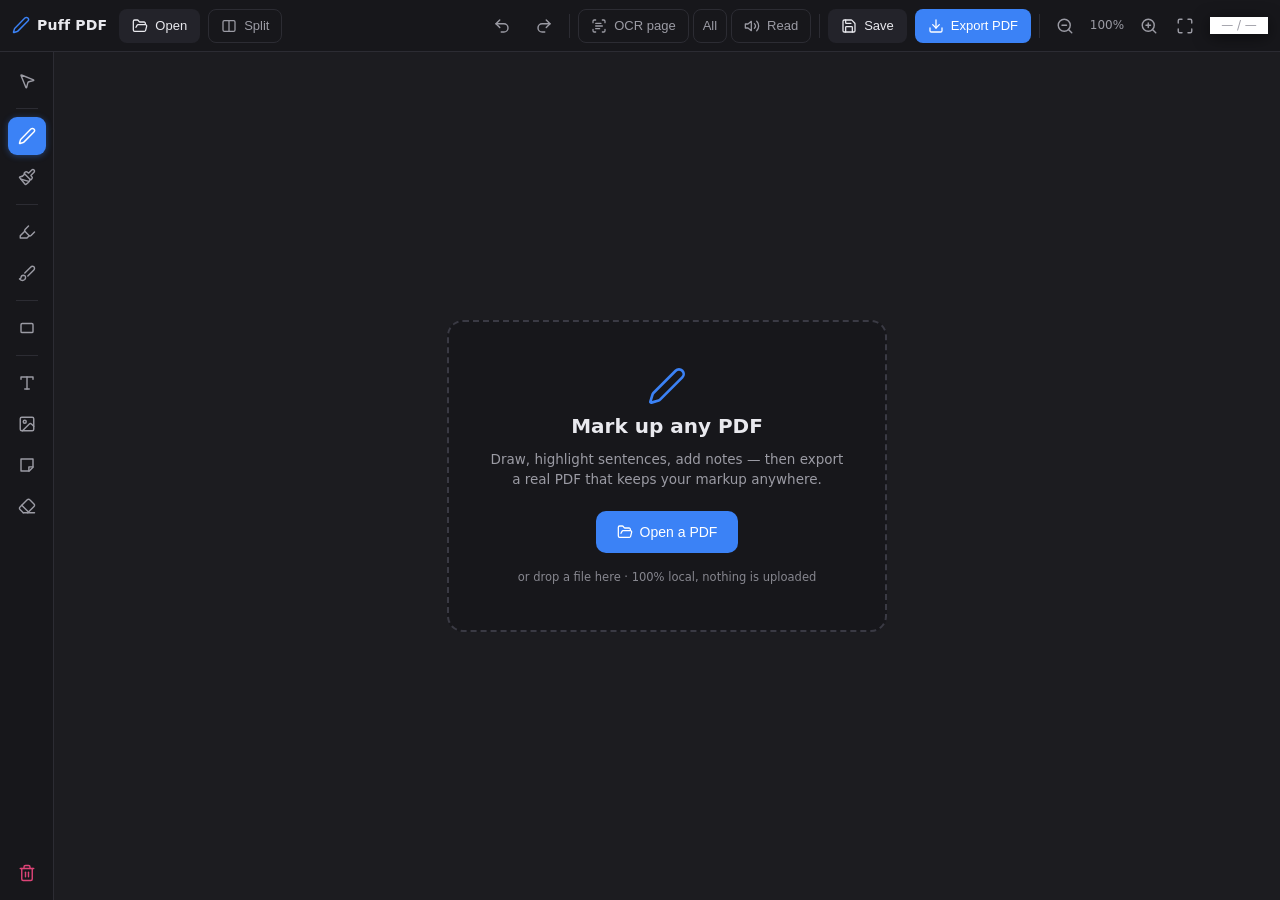
<file: viewer.html>
<!doctype html>
<html>
<head>
  <meta charset="utf-8" />
  <meta name="viewport" content="width=device-width, initial-scale=1" />
  <title>Puff PDF</title>
  <link rel="stylesheet" href="viewer.css" />
</head>
<body>
  <!-- icon sprite -->
  <svg width="0" height="0" style="position:absolute" aria-hidden="true">
    <defs>
      <symbol id="i-open" viewBox="0 0 24 24"><path d="m6 14 1.5-2.9A2 2 0 0 1 9.24 10H20a2 2 0 0 1 1.94 2.5l-1.54 6a2 2 0 0 1-1.95 1.5H4a2 2 0 0 1-2-2V5a2 2 0 0 1 2-2h3.9a2 2 0 0 1 1.69.9l.81 1.2a2 2 0 0 0 1.67.9H18a2 2 0 0 1 2 2v2" /></symbol>
      <symbol id="i-save" viewBox="0 0 24 24"><path d="M15.2 3a2 2 0 0 1 1.4.6l3.8 3.8a2 2 0 0 1 .6 1.4V19a2 2 0 0 1-2 2H5a2 2 0 0 1-2-2V5a2 2 0 0 1 2-2z" /> <path d="M17 21v-7a1 1 0 0 0-1-1H8a1 1 0 0 0-1 1v7" /> <path d="M7 3v4a1 1 0 0 0 1 1h7" /></symbol>
      <symbol id="i-export" viewBox="0 0 24 24"><path d="M21 15v4a2 2 0 0 1-2 2H5a2 2 0 0 1-2-2v-4" /> <polyline points="7 10 12 15 17 10" /> <line x1="12" x2="12" y1="15" y2="3" /></symbol>
      <symbol id="i-ocr" viewBox="0 0 24 24"><path d="M3 7V5a2 2 0 0 1 2-2h2" /> <path d="M17 3h2a2 2 0 0 1 2 2v2" /> <path d="M21 17v2a2 2 0 0 1-2 2h-2" /> <path d="M7 21H5a2 2 0 0 1-2-2v-2" /> <path d="M7 8h8" /> <path d="M7 12h10" /> <path d="M7 16h6" /></symbol>
      <symbol id="i-undo" viewBox="0 0 24 24"><path d="M9 14 4 9l5-5" /> <path d="M4 9h10.5a5.5 5.5 0 0 1 5.5 5.5a5.5 5.5 0 0 1-5.5 5.5H11" /></symbol>
      <symbol id="i-redo" viewBox="0 0 24 24"><path d="m15 14 5-5-5-5" /> <path d="M20 9H9.5A5.5 5.5 0 0 0 4 14.5A5.5 5.5 0 0 0 9.5 20H13" /></symbol>
      <symbol id="i-trash" viewBox="0 0 24 24"><path d="M3 6h18" /> <path d="M19 6v14c0 1-1 2-2 2H7c-1 0-2-1-2-2V6" /> <path d="M8 6V4c0-1 1-2 2-2h4c1 0 2 1 2 2v2" /> <line x1="10" x2="10" y1="11" y2="17" /> <line x1="14" x2="14" y1="11" y2="17" /></symbol>
      <symbol id="i-zoom-in" viewBox="0 0 24 24"><circle cx="11" cy="11" r="8" /> <line x1="21" x2="16.65" y1="21" y2="16.65" /> <line x1="11" x2="11" y1="8" y2="14" /> <line x1="8" x2="14" y1="11" y2="11" /></symbol>
      <symbol id="i-zoom-out" viewBox="0 0 24 24"><circle cx="11" cy="11" r="8" /> <line x1="21" x2="16.65" y1="21" y2="16.65" /> <line x1="8" x2="14" y1="11" y2="11" /></symbol>
      <symbol id="i-fit" viewBox="0 0 24 24"><path d="M8 3H5a2 2 0 0 0-2 2v3" /> <path d="M21 8V5a2 2 0 0 0-2-2h-3" /> <path d="M3 16v3a2 2 0 0 0 2 2h3" /> <path d="M16 21h3a2 2 0 0 0 2-2v-3" /></symbol>

      <symbol id="i-select" viewBox="0 0 24 24"><path d="M4.037 4.688a.495.495 0 0 1 .651-.651l16 6.5a.5.5 0 0 1-.063.947l-6.124 1.58a2 2 0 0 0-1.438 1.435l-1.579 6.126a.5.5 0 0 1-.947.063z" /></symbol>
      <symbol id="i-pen" viewBox="0 0 24 24"><path d="M21.174 6.812a1 1 0 0 0-3.986-3.987L3.842 16.174a2 2 0 0 0-.5.83l-1.321 4.352a.5.5 0 0 0 .623.622l4.353-1.32a2 2 0 0 0 .83-.497z" /></symbol>
      <symbol id="i-brush" viewBox="0 0 24 24"><path d="m14.622 17.897-10.68-2.913" /> <path d="M18.376 2.622a1 1 0 1 1 3.002 3.002L17.36 9.643a.5.5 0 0 0 0 .707l.944.944a2.41 2.41 0 0 1 0 3.408l-.944.944a.5.5 0 0 1-.707 0L8.354 7.348a.5.5 0 0 1 0-.707l.944-.944a2.41 2.41 0 0 1 3.408 0l.944.944a.5.5 0 0 0 .707 0z" /> <path d="M9 8c-1.804 2.71-3.97 3.46-6.583 3.948a.507.507 0 0 0-.302.819l7.32 8.883a1 1 0 0 0 1.185.204C12.735 20.405 16 16.792 16 15" /></symbol>
      <symbol id="i-hltext" viewBox="0 0 24 24"><path d="m9 11-6 6v3h9l3-3" /> <path d="m22 12-4.6 4.6a2 2 0 0 1-2.8 0l-5.2-5.2a2 2 0 0 1 0-2.8L14 4" /></symbol>
      <symbol id="i-hlfree" viewBox="0 0 24 24"><path d="m9.06 11.9 8.07-8.06a2.85 2.85 0 1 1 4.03 4.03l-8.06 8.08" /> <path d="M7.07 14.94c-1.66 0-3 1.35-3 3.02 0 1.33-2.5 1.52-2 2.02 1.08 1.1 2.49 2.02 4 2.02 2.2 0 4-1.8 4-4.04a3.01 3.01 0 0 0-3-3.02z" /></symbol>
      <symbol id="i-line" viewBox="0 0 24 24"><path d="M5 19L19 5"/></symbol>
      <symbol id="i-arrow" viewBox="0 0 24 24"><path d="M5 19L19 5"/><path d="M19 5h-6"/><path d="M19 5v6"/></symbol>
      <symbol id="i-rect" viewBox="0 0 24 24"><rect x="4" y="6" width="16" height="12" rx="1.5"/></symbol>
      <symbol id="i-ellipse" viewBox="0 0 24 24"><ellipse cx="12" cy="12" rx="9" ry="6.5"/></symbol>
      <symbol id="i-text" viewBox="0 0 24 24"><polyline points="4 7 4 4 20 4 20 7" /> <line x1="9" x2="15" y1="20" y2="20" /> <line x1="12" x2="12" y1="4" y2="20" /></symbol>
      <symbol id="i-eraser" viewBox="0 0 24 24"><path d="m7 21-4.3-4.3c-1-1-1-2.5 0-3.4l9.6-9.6c1-1 2.5-1 3.4 0l5.6 5.6c1 1 1 2.5 0 3.4L13 21" /> <path d="M22 21H7" /> <path d="m5 11 9 9" /></symbol>
      <symbol id="i-image" viewBox="0 0 24 24"><rect x="3" y="3" width="18" height="18" rx="2" /> <circle cx="9" cy="9" r="2" /> <path d="m21 15-3.1-3.1a2 2 0 0 0-2.8 0L6 21" /></symbol>
      <symbol id="i-note" viewBox="0 0 24 24"><path d="M4 4h16v11l-5 5H4z" /> <path d="M20 14.5h-5.5V20" /></symbol>

      <symbol id="i-dblarrow" viewBox="0 0 24 24"><path d="M3 12h18"/><path d="M3 12l4-4M3 12l4 4"/><path d="M21 12l-4-4M21 12l-4 4"/></symbol>
      <symbol id="i-rrect" viewBox="0 0 24 24"><rect x="4" y="6" width="16" height="12" rx="4"/></symbol>
      <symbol id="i-triangle" viewBox="0 0 24 24"><polygon points="12,4 20,20 4,20"/></symbol>
      <symbol id="i-righttri" viewBox="0 0 24 24"><polygon points="5,4 5,20 20,20"/></symbol>
      <symbol id="i-diamond" viewBox="0 0 24 24"><polygon points="12,3 21,12 12,21 3,12"/></symbol>
      <symbol id="i-pentagon" viewBox="0 0 24 24"><polygon points="12,3 21,10 17,21 7,21 3,10"/></symbol>
      <symbol id="i-hexagon" viewBox="0 0 24 24"><polygon points="7,4 17,4 22,12 17,20 7,20 2,12"/></symbol>
      <symbol id="i-star" viewBox="0 0 24 24"><polygon points="12,3 14.6,9 21,9 15.7,13 17.7,20 12,16 6.3,20 8.3,13 3,9 9.4,9"/></symbol>
      <symbol id="i-plus" viewBox="0 0 24 24"><polygon points="9,3 15,3 15,9 21,9 21,15 15,15 15,21 9,21 9,15 3,15 3,9 9,9"/></symbol>
      <symbol id="i-parallelogram" viewBox="0 0 24 24"><polygon points="8,5 21,5 16,19 3,19"/></symbol>
      <symbol id="i-trapezoid" viewBox="0 0 24 24"><polygon points="7,5 17,5 21,19 3,19"/></symbol>
      <symbol id="i-elbowarrow" viewBox="0 0 24 24"><path d="M5 4v11h11"/><path d="M13 12l3 3-3 3"/></symbol>
      <symbol id="i-curvedarrow" viewBox="0 0 24 24"><path d="M4 19 Q7 6 18 8"/><path d="M14 5l4 3-3 4"/></symbol>
      <symbol id="i-heart" viewBox="0 0 24 24"><path d="M12 20s-7-4.5-7-10a4 4 0 0 1 7-2.6A4 4 0 0 1 19 10c0 5.5-7 10-7 10z"/></symbol>
      <symbol id="i-cloud" viewBox="0 0 24 24"><path d="M7 18h10a3.5 3.5 0 0 0 .3-7 5 5 0 0 0-9.6-1.4A3.8 3.8 0 0 0 7 18z"/></symbol>
      <symbol id="i-speech" viewBox="0 0 24 24"><path d="M4 5a1 1 0 0 1 1-1h14a1 1 0 0 1 1 1v8a1 1 0 0 1-1 1H9l-4 4v-4H5a1 1 0 0 1-1-1z"/></symbol>
      <symbol id="i-callout" viewBox="0 0 24 24"><path d="M4 4h16v10h-9l-3 4v-4H4z"/></symbol>
      <symbol id="i-tooltip" viewBox="0 0 24 24"><path d="M5 5h14a1 1 0 0 1 1 1v7a1 1 0 0 1-1 1h-5l-2 3-2-3H5a1 1 0 0 1-1-1V6a1 1 0 0 1 1-1z"/></symbol>
      <symbol id="i-read" viewBox="0 0 24 24"><polygon points="11 5 6 9 2 9 2 15 6 15 11 19 11 5"/><path d="M15.54 8.46a5 5 0 0 1 0 7.07"/><path d="M19.07 4.93a10 10 0 0 1 0 14.14"/></symbol>
      <symbol id="i-split" viewBox="0 0 24 24"><rect x="3" y="4" width="18" height="16" rx="2"/><line x1="12" x2="12" y1="4" y2="20"/></symbol>
    </defs>
  </svg>

  <!-- ================= top bar ================= -->
  <header id="topbar">
    <div class="tb-left">
      <span class="brand"><svg class="ic"><use href="#i-pen"/></svg>Puff PDF</span>
      <button id="btn-open" class="btn" data-tip="Open a PDF (or drag one onto the page)"><svg class="ic"><use href="#i-open"/></svg><span>Open</span></button>
      <button id="btn-split" class="btn ghost" data-tip="Open the side-by-side split view (compare multiple PDFs)"><svg class="ic"><use href="#i-split"/></svg><span>Split</span></button>
      <span id="doc-name" class="doc-name"></span>
    </div>

    <div class="tb-right">
      <button id="btn-undo" class="icon-btn" data-tip="Undo (Ctrl+Z)"><svg class="ic"><use href="#i-undo"/></svg></button>
      <button id="btn-redo" class="icon-btn" data-tip="Redo (Ctrl+Y)"><svg class="ic"><use href="#i-redo"/></svg></button>

      <span class="vr"></span>

      <div class="ocr-wrap">
        <button id="btn-ocr" class="btn ghost" data-tip="Recognize text on the current page so a scanned PDF becomes selectable"><svg class="ic"><use href="#i-ocr"/></svg><span>OCR page</span></button>
        <button id="btn-ocr-all" class="btn ghost slim" data-tip="OCR every page (runs in background, cancellable)">All</button>
        <button id="btn-read" class="btn ghost" data-tip="Read the page aloud (text-to-speech)"><svg class="ic"><use href="#i-read"/></svg><span>Read</span></button>
      </div>

      <span class="vr"></span>

      <button id="btn-save" class="btn" data-tip="Save your markup for this PDF — comes back next time (Ctrl+S)"><svg class="ic"><use href="#i-save"/></svg><span>Save</span></button>
      <button id="btn-export" class="btn primary" data-tip="Download a real PDF with your markup baked in — opens anywhere (Ctrl+E)"><svg class="ic"><use href="#i-export"/></svg><span>Export PDF</span></button>

      <span class="vr"></span>

      <div class="zoom">
        <button id="btn-zoom-out" class="icon-btn" data-tip="Zoom out"><svg class="ic"><use href="#i-zoom-out"/></svg></button>
        <span id="zoom-label" class="readout">100%</span>
        <button id="btn-zoom-in" class="icon-btn" data-tip="Zoom in"><svg class="ic"><use href="#i-zoom-in"/></svg></button>
        <button id="btn-fit" class="icon-btn" data-tip="Fit page to window width"><svg class="ic"><use href="#i-fit"/></svg></button>
      </div>
      <span id="page-readout" class="readout page">— / —</span>
    </div>
  </header>

  <!-- ================= body ================= -->
  <div id="body">
    <!-- left tool rail -->
    <nav id="toolrail" aria-label="Drawing tools">
      <button class="tb-tool" data-tool="select" data-tip="Select — click a mark to move, resize (handles), or delete it (V)"><svg class="ic"><use href="#i-select"/></svg></button>
      <div class="rail-sep"></div>
      <button class="tb-tool" data-tool="pen"    data-tip="Pen — freehand solid line (P)"><svg class="ic"><use href="#i-pen"/></svg></button>
      <button class="tb-tool" data-tool="brush"  data-tip="Brush — width follows pen pressure (B)"><svg class="ic"><use href="#i-brush"/></svg></button>
      <div class="rail-sep"></div>
      <button class="tb-tool" data-tool="hltext" data-tip="Highlight text — drag across words, snaps to them (H)"><svg class="ic"><use href="#i-hltext"/></svg></button>
      <button class="tb-tool" data-tool="hlfree" data-tip="Highlighter — freehand translucent stroke (M)"><svg class="ic"><use href="#i-hlfree"/></svg></button>
      <div class="rail-sep"></div>
      <button class="tb-tool" id="btn-shapes" data-tip="Shapes — click to pick (line, arrow, rectangle, star, polygon…)"><svg class="ic"><use id="shapes-icon-use" href="#i-rect"/></svg></button>
      <div class="rail-sep"></div>
      <button class="tb-tool" data-tool="text"   data-tip="Text box — click on the page, then type (T)"><svg class="ic"><use href="#i-text"/></svg></button>
      <button class="tb-tool" data-tool="image"  data-tip="Image — click the page to add a picture (or drop one in). Drag/resize with the handles; double-click to replace or delete (I)"><svg class="ic"><use href="#i-image"/></svg></button>
      <button class="tb-tool" data-tool="note"   data-tip="Sticky note — click the page to drop a note, then type. Pick a colour in the bar; drag/resize with the handles; double-click to edit (N)"><svg class="ic"><use href="#i-note"/></svg></button>
      <button class="tb-tool" data-tool="eraser" data-tip="Eraser — click or drag over marks to remove (E)"><svg class="ic"><use href="#i-eraser"/></svg></button>

      <div class="rail-grow"></div>
      <button id="btn-clear" class="icon-btn danger" data-tip="Clear all marks on the current page (undoable)"><svg class="ic"><use href="#i-trash"/></svg></button>
    </nav>

    <!-- shapes flyout -->
    <div id="shapes-flyout" class="flyout hidden">
      <button class="shape-opt" data-shape="line" title="Line"><svg class="ic"><use href="#i-line"/></svg></button>
      <button class="shape-opt" data-shape="arrow" title="Arrow"><svg class="ic"><use href="#i-arrow"/></svg></button>
      <button class="shape-opt" data-shape="dblarrow" title="Double arrow"><svg class="ic"><use href="#i-dblarrow"/></svg></button>
      <button class="shape-opt" data-shape="rect" title="Rectangle"><svg class="ic"><use href="#i-rect"/></svg></button>
      <button class="shape-opt" data-shape="rrect" title="Rounded rectangle"><svg class="ic"><use href="#i-rrect"/></svg></button>
      <button class="shape-opt" data-shape="ellipse" title="Ellipse"><svg class="ic"><use href="#i-ellipse"/></svg></button>
      <button class="shape-opt" data-shape="triangle" title="Triangle"><svg class="ic"><use href="#i-triangle"/></svg></button>
      <button class="shape-opt" data-shape="righttri" title="Right triangle"><svg class="ic"><use href="#i-righttri"/></svg></button>
      <button class="shape-opt" data-shape="diamond" title="Diamond"><svg class="ic"><use href="#i-diamond"/></svg></button>
      <button class="shape-opt" data-shape="pentagon" title="Pentagon"><svg class="ic"><use href="#i-pentagon"/></svg></button>
      <button class="shape-opt" data-shape="hexagon" title="Hexagon"><svg class="ic"><use href="#i-hexagon"/></svg></button>
      <button class="shape-opt" data-shape="star" title="Star"><svg class="ic"><use href="#i-star"/></svg></button>
      <button class="shape-opt" data-shape="plus" title="Plus / cross"><svg class="ic"><use href="#i-plus"/></svg></button>
      <button class="shape-opt" data-shape="parallelogram" title="Parallelogram"><svg class="ic"><use href="#i-parallelogram"/></svg></button>
      <button class="shape-opt" data-shape="trapezoid" title="Trapezoid"><svg class="ic"><use href="#i-trapezoid"/></svg></button>
      <button class="shape-opt" data-shape="elbowarrow" title="Elbow arrow"><svg class="ic"><use href="#i-elbowarrow"/></svg></button>
      <button class="shape-opt" data-shape="curvedarrow" title="Curved arrow"><svg class="ic"><use href="#i-curvedarrow"/></svg></button>
      <button class="shape-opt" data-shape="heart" title="Heart"><svg class="ic"><use href="#i-heart"/></svg></button>
      <button class="shape-opt" data-shape="cloud" title="Cloud"><svg class="ic"><use href="#i-cloud"/></svg></button>
      <button class="shape-opt" data-shape="speech" title="Speech bubble"><svg class="ic"><use href="#i-speech"/></svg></button>
      <button class="shape-opt" data-shape="callout" title="Callout"><svg class="ic"><use href="#i-callout"/></svg></button>
      <button class="shape-opt" data-shape="tooltip" title="Tooltip"><svg class="ic"><use href="#i-tooltip"/></svg></button>
    </div>

    <!-- work area -->
    <div id="workarea">
      <!-- contextual properties for the active tool -->
      <div id="properties">
        <span id="tool-name" class="tool-name">Pen</span>
        <span class="prop-sep"></span>
        <div id="swatches"></div>
        <input type="color" id="color" value="#e11d48" data-tip="Custom color" />
        <div id="note-colors" class="hidden"></div>
        <label class="prop" id="prop-width"><span>Size</span><input type="range" id="width" min="1" max="40" value="3" /></label>
        <label class="prop" id="prop-opacity"><span>Opacity</span><input type="range" id="opacity" min="10" max="100" value="100" /></label>
        <label class="prop hidden" id="prop-font"><span class="font-ic">A</span>
          <select id="font">
            <option value="sans">Sans</option>
            <option value="serif">Serif</option>
            <option value="mono">Mono</option>
          </select>
        </label>
      </div>

      <main id="stage">
        <div id="dropzone">
          <div class="dz-inner">
            <div class="dz-icon"><svg class="ic ic-lg"><use href="#i-pen"/></svg></div>
            <h1>Mark up any PDF</h1>
            <p class="dz-lead">Draw, highlight sentences, add notes — then export a real PDF that keeps your markup anywhere.</p>
            <button id="dz-pick" class="btn primary big"><svg class="ic"><use href="#i-open"/></svg><span>Open a PDF</span></button>
            <p class="dz-sub">or drop a file here · 100% local, nothing is uploaded</p>
          </div>
        </div>
        <div id="pages"></div>
      </main>
    </div>
  </div>

  <input type="file" id="file-input" accept="application/pdf,.pdf" hidden />
  <input type="file" id="image-input" accept="image/*" hidden />

  <!-- read-aloud control bar -->
  <div id="read-bar" class="hidden">
    <button id="rb-play" class="icon-btn" title="Play / pause">⏸</button>
    <button id="rb-stop" class="icon-btn" title="Stop">⏹</button>
    <label class="rb-field">Speed <input id="rb-rate" type="range" min="0.5" max="2" step="0.1" value="1" /></label>
    <select id="rb-voice" class="rb-voice" title="Voice"></select>
    <span class="rb-label"><svg class="ic"><use href="#i-read"/></svg> Reading…</span>
  </div>

  <div id="toast" class="hidden"></div>

  <script src="lib/pdf-lib.min.js"></script>
  <script src="lib/tesseract/tesseract.min.js"></script>
  <script type="module" src="src/viewer.js"></script>
</body>
</html>
</file>
<file: viewer.css>
:root {
  --bg-stage: #1c1c20;
  --bg-panel: #17171b;
  --bg-elev: #23232a;
  --bg-elev-hover: #2e2e37;
  --border: #2c2c33;
  --text: #e9e9ee;
  --muted: #9b9ba4;
  --accent: #3b82f6;
  --accent-hover: #2563eb;
  --danger: #ef4444;
  --radius: 8px;
  --ctrl-h: 34px;
  --page-shadow: rgba(0,0,0,0.55);
}

* { box-sizing: border-box; }

html, body {
  margin: 0; height: 100%;
  background: var(--bg-stage);
  color: var(--text);
  font: 13px/1.45 system-ui, -apple-system, "Segoe UI", sans-serif;
  overflow: hidden;
}
body { display: flex; flex-direction: column; }

/* ---------- icons ---------- */
.ic {
  width: 18px; height: 18px; display: block; flex: none;
  fill: none; stroke: currentColor; stroke-width: 1.9;
  stroke-linecap: round; stroke-linejoin: round;
}
.ic-lg { width: 40px; height: 40px; stroke-width: 1.6; }

/* ---------- buttons ---------- */
.btn {
  display: inline-flex; align-items: center; gap: 7px;
  height: var(--ctrl-h); padding: 0 12px;
  border: 1px solid transparent; border-radius: var(--radius);
  background: var(--bg-elev); color: var(--text);
  font-size: 13px; font-weight: 500; cursor: pointer;
  white-space: nowrap;
}
.btn:hover { background: var(--bg-elev-hover); }
.btn .ic { width: 16px; height: 16px; }
.btn.primary { background: var(--accent); color: #fff; }
.btn.primary:hover { background: var(--accent-hover); }
.btn.ghost { background: transparent; border-color: var(--border); color: var(--muted); }
.btn.ghost:hover { background: var(--bg-elev); color: var(--text); }
.btn.slim { padding: 0 9px; }
.btn.big { height: 42px; padding: 0 20px; font-size: 14px; border-radius: 10px; }

.icon-btn {
  display: inline-flex; align-items: center; justify-content: center;
  width: var(--ctrl-h); height: var(--ctrl-h);
  border: 0; border-radius: var(--radius);
  background: transparent; color: var(--muted); cursor: pointer;
}
.icon-btn:hover { background: var(--bg-elev); color: var(--text); }
.icon-btn.danger { color: #d47; }
.icon-btn.danger:hover { background: rgba(239,68,68,.14); color: var(--danger); }

/* ---------- top bar ---------- */
#topbar {
  display: flex; align-items: center; justify-content: space-between; gap: 12px;
  height: 52px; flex: none;
  padding: 0 12px;
  background: var(--bg-panel);
  border-bottom: 1px solid var(--border);
  user-select: none;
}
.tb-left, .tb-right { display: flex; align-items: center; gap: 8px; min-width: 0; }
.tb-left { flex: 1 1 auto; overflow: hidden; }   /* shrinks first; doc-name absorbs it */
.tb-right { flex: none; }                         /* controls keep their size — no scrollbar */
.tb-left .btn { flex: none; }
.brand {
  display: inline-flex; align-items: center; gap: 7px; flex: none;
  font-weight: 700; font-size: 14px; letter-spacing: .2px;
  padding-right: 4px; color: var(--text);
}
.brand .ic { color: var(--accent); }
.doc-name {
  color: var(--muted); font-size: 12px; flex: 1 1 auto; min-width: 0;
  max-width: 260px; overflow: hidden; text-overflow: ellipsis; white-space: nowrap;
}
.vr { width: 1px; height: 24px; background: var(--border); flex: none; }
.ocr-wrap { display: inline-flex; gap: 4px; }
.zoom { display: inline-flex; align-items: center; gap: 2px; }
.readout {
  color: var(--muted); font-variant-numeric: tabular-nums;
  min-width: 46px; text-align: center; font-size: 12px;
}
.readout.page { min-width: 58px; }

/* ---------- body ---------- */
#body { flex: 1; display: flex; min-height: 0; }

/* left tool rail */
#toolrail {
  width: 54px; flex: none;
  display: flex; flex-direction: column; align-items: center; gap: 3px;
  padding: 10px 0;
  background: var(--bg-panel);
  border-right: 1px solid var(--border);
  user-select: none;
}
.tb-tool {
  display: inline-flex; align-items: center; justify-content: center;
  width: 38px; height: 38px;
  border: 0; border-radius: 9px;
  background: transparent; color: var(--muted); cursor: pointer;
}
.tb-tool:hover { background: var(--bg-elev); color: var(--text); }
.tb-tool.active { background: var(--accent); color: #fff; box-shadow: 0 1px 6px rgba(59,130,246,.4); }
.tb-tool.disabled { opacity: .35; }
.rail-sep { width: 22px; height: 1px; background: var(--border); margin: 5px 0; }
.rail-grow { flex: 1; }

/* shapes flyout */
.flyout {
  position: fixed; z-index: 80;
  display: grid; grid-template-columns: repeat(5, 34px); gap: 4px;
  padding: 8px;
  background: var(--bg-elev); border: 1px solid var(--border);
  border-radius: 10px; box-shadow: 0 12px 32px rgba(0,0,0,.55);
}
.shape-opt {
  width: 34px; height: 34px;
  display: inline-flex; align-items: center; justify-content: center;
  border: 0; border-radius: 7px; background: transparent; color: var(--text); cursor: pointer;
}
.shape-opt:hover { background: var(--bg-elev-hover); }
.shape-opt.active { background: var(--accent); color: #fff; }

/* work area */
#workarea { flex: 1; display: flex; flex-direction: column; min-width: 0; min-height: 0; }

/* contextual properties bar */
#properties {
  display: flex; align-items: center; gap: 12px;
  height: 46px; flex: none;
  padding: 0 14px;
  background: var(--bg-panel);
  border-bottom: 1px solid var(--border);
  user-select: none;
  overflow-x: auto; scrollbar-width: thin;
}
.tool-name { font-weight: 600; min-width: 58px; }
.prop-sep { width: 1px; height: 22px; background: var(--border); }
#swatches { display: inline-flex; gap: 4px; }
.swatch { width: 22px; height: 22px; border-radius: 6px; border: 2px solid transparent; cursor: pointer; }
.swatch.active { border-color: #fff; box-shadow: 0 0 0 1px var(--border); }
#note-colors { display: inline-flex; gap: 6px; align-items: center; }
.note-swatch { width: 22px; height: 22px; border-radius: 6px; border: 2px solid transparent; cursor: pointer; box-shadow: 0 1px 3px rgba(0,0,0,.35); }
.note-swatch.active { border-color: #fff; box-shadow: 0 0 0 1px var(--border); }
#color { width: 30px; height: 28px; padding: 0; border: 1px solid var(--border); border-radius: 6px; background: none; cursor: pointer; }
.prop { display: inline-flex; align-items: center; gap: 7px; color: var(--muted); font-size: 12px; }
.prop input[type=range] { width: 96px; accent-color: var(--accent); }
.font-ic { font-weight: 700; font-size: 15px; }
#font { height: 27px; padding: 0 6px; border: 1px solid var(--border); border-radius: 6px; background: var(--bg-elev); color: var(--text); font-size: 12px; cursor: pointer; }

/* ---------- stage ---------- */
#stage {
  position: relative; flex: 1; min-height: 0;
  overflow: auto;
  background: var(--bg-stage);
  padding: 24px 0 80px;
}
#pages { display: flex; flex-direction: column; align-items: center; gap: 20px; }

.page { position: relative; box-shadow: 0 3px 16px var(--page-shadow); background: #fff; }
.page canvas.pdf-canvas { display: block; }

/* text layer (selectable, invisible glyphs) */
.page .text-layer {
  position: absolute; inset: 0; overflow: hidden; line-height: 1;
  text-align: initial; text-size-adjust: none; forced-color-adjust: none;
  transform-origin: 0 0; user-select: none; z-index: 1;
}
.page .text-layer > span { position: absolute; color: transparent; white-space: pre; transform-origin: 0 0; cursor: text; }
.page .text-layer > span::selection { background: rgba(120,170,255,0.4); }
.page .text-layer .endOfContent {
  display: block; position: absolute; inset: 100% 0 0;
  z-index: -1; cursor: default; user-select: none;
}
.page .text-layer .endOfContent.active { top: 0; }

/* draw layer */
.page canvas.draw-canvas { position: absolute; inset: 0; touch-action: none; cursor: crosshair; z-index: 2; }
#pages[data-mode="hltext"] canvas.draw-canvas { pointer-events: none; cursor: text; }
#pages[data-mode="select"] canvas.draw-canvas { cursor: default; }
#pages[data-mode="text"]   canvas.draw-canvas { cursor: text; }
#pages[data-mode="eraser"] canvas.draw-canvas { cursor: cell; }
#pages[data-mode="image"]  canvas.draw-canvas { cursor: copy; }
#pages[data-mode="hltext"] .text-layer { user-select: text; }

/* image double-click menu (replace / delete) */
.img-menu {
  position: fixed; z-index: 96;
  display: flex; flex-direction: column;
  min-width: 150px; padding: 4px;
  background: var(--bg-elev); border: 1px solid var(--border);
  border-radius: 8px; box-shadow: 0 12px 32px rgba(0,0,0,.55);
}
.img-menu button {
  display: block; width: 100%; text-align: left;
  padding: 7px 10px; border: 0; border-radius: 6px;
  background: transparent; color: var(--text); font-size: 13px; cursor: pointer;
}
.img-menu button:hover { background: var(--bg-elev-hover); }
.img-menu button.danger { color: var(--danger); }
.img-menu button.danger:hover { background: rgba(239,68,68,.14); }

/* inline text-box editor */
.page .textbox-edit {
  position: absolute; z-index: 3; margin: 0; padding: 2px 3px;
  border: 1px dashed var(--accent); background: rgba(255,255,255,0.9); color: #111;
  font-family: system-ui, sans-serif; line-height: 1.25;
  resize: none; overflow: hidden; outline: none;
  min-width: 40px; min-height: 1.4em; white-space: pre;
}
.page .textbox-grip, .page .textbox-move {
  position: absolute; z-index: 4;
  width: 12px; height: 12px;
  background: var(--accent); border: 2px solid #fff;
  box-shadow: 0 1px 4px rgba(0,0,0,.4);
  touch-action: none;
}
.page .textbox-grip { border-radius: 3px; cursor: nwse-resize; }
.page .textbox-move { border-radius: 50%; cursor: move; }

/* inline sticky-note editor (fixed box, wraps like the rendered note) */
.page .note-edit {
  position: absolute; z-index: 6; margin: 0;
  border: none; border-radius: 2px; box-sizing: border-box;
  box-shadow: 0 3px 12px rgba(0,0,0,.35);
  color: #2b2b2b; font-family: system-ui, -apple-system, sans-serif;
  line-height: 1.32; resize: none; overflow: hidden; outline: none;
  white-space: pre-wrap; word-break: break-word;
}

/* delete (✕) button on a selected image */
.page .img-del {
  position: absolute; z-index: 5;
  width: 22px; height: 22px; padding: 0;
  display: flex; align-items: center; justify-content: center;
  border: 2px solid #fff; border-radius: 50%;
  background: var(--danger); color: #fff;
  font-size: 12px; line-height: 1; cursor: pointer;
  box-shadow: 0 1px 5px rgba(0,0,0,.5);
  touch-action: none;
}
.page .img-del:hover { background: #dc2626; }

/* insert-blank-page control (lives in the gap below each page) */
.page .page-insert {
  position: absolute; left: 0; right: 0; bottom: -19px; height: 18px;
  display: flex; align-items: center; justify-content: center;
  pointer-events: none; z-index: 6;
}
.page-insert-line {
  position: absolute; left: 8%; right: 8%; height: 2px;
  background: var(--border); border-radius: 2px; transition: background .12s, opacity .12s;
}
.page:hover .page-insert-line { background: var(--accent); opacity: .5; }
.page-insert-pill {
  position: relative; pointer-events: auto; cursor: pointer;
  display: inline-flex; align-items: center; gap: 4px;
  padding: 2px 10px; border: 0; border-radius: 999px;
  font-size: 11px; font-weight: 600; color: #fff;
  background: var(--accent); box-shadow: 0 1px 6px rgba(0,0,0,.4);
  opacity: 0; transition: opacity .12s;
}
.page:hover .page-insert-pill,
.page-insert-pill:hover,
.page-insert-pill:focus-visible { opacity: 1; }
.page-insert-pill:hover { background: var(--accent-hover); }

/* blank page hint + remove control */
.page .blank-chrome {
  position: absolute; inset: 0; z-index: 3;
  display: flex; flex-direction: column; align-items: center; justify-content: center; gap: 12px;
  pointer-events: none;
}
.blank-label {
  color: #b4b4bd; font-size: 13px; letter-spacing: .3px;
  text-transform: uppercase; font-weight: 600;
}
.blank-remove {
  pointer-events: auto; cursor: pointer;
  opacity: 0; transition: opacity .12s;
  padding: 6px 14px; border: 1px solid var(--border); border-radius: 8px;
  background: var(--bg-elev); color: var(--danger);
  font-size: 12px; font-weight: 600;
  box-shadow: 0 2px 10px rgba(0,0,0,.35);
}
.page:hover .blank-remove, .blank-remove:focus-visible { opacity: 1; }
.blank-remove:hover { background: rgba(239,68,68,.14); }

/* ---------- empty state ---------- */
#dropzone {
  position: absolute; inset: 0;
  display: flex; align-items: center; justify-content: center;
  pointer-events: none; padding: 24px;
}
#dropzone.active { pointer-events: auto; }
#dropzone.dragover .dz-inner { border-color: var(--accent); background: #1e2740; }
.dz-inner {
  pointer-events: auto; text-align: center; max-width: 440px;
  border: 2px dashed #3a3a44; border-radius: 16px;
  padding: 44px 40px; background: var(--bg-panel);
}
.dz-icon { color: var(--accent); margin-bottom: 6px; display: flex; justify-content: center; }
.dz-inner h1 { font-size: 20px; margin: 6px 0 8px; }
.dz-lead { color: var(--muted); font-size: 13.5px; margin: 0 0 22px; line-height: 1.5; }
.dz-inner .btn.big { margin: 0 auto; }
.dz-sub { color: var(--muted); font-size: 11.5px; margin: 16px 0 0; opacity: .85; }

/* read-aloud bar */
#read-bar {
  position: fixed; bottom: 20px; left: 50%; transform: translateX(-50%);
  display: flex; align-items: center; gap: 12px;
  padding: 8px 14px;
  background: var(--bg-panel); border: 1px solid var(--border); border-radius: 12px;
  box-shadow: 0 10px 30px rgba(0,0,0,.5); z-index: 95;
}
#read-bar .icon-btn { font-size: 15px; }
.rb-field { display: inline-flex; align-items: center; gap: 6px; color: var(--muted); font-size: 12px; }
.rb-field input[type=range] { width: 90px; accent-color: var(--accent); }
.rb-voice { max-width: 190px; height: 28px; border: 1px solid var(--border); border-radius: 6px; background: var(--bg-elev); color: var(--text); font-size: 12px; }
.rb-label { display: inline-flex; align-items: center; gap: 6px; color: var(--accent); font-size: 12px; font-weight: 600; }
.rb-label .ic { width: 15px; height: 15px; }

.hidden { display: none !important; }

/* embedded pane (split view): the shared toolbar lives in the parent shell */
body.embed #topbar,
body.embed #toolrail,
body.embed #properties,
body.embed #shapes-flyout { display: none !important; }
body.embed #stage { padding-top: 10px; }

/* ---------- tooltip ---------- */
#tip {
  position: fixed; z-index: 100; display: none;
  padding: 6px 10px;
  background: #0b0b0d; color: #fff;
  border: 1px solid #3a3a42; border-radius: 7px;
  font-size: 12px; line-height: 1.35; max-width: 260px;
  box-shadow: 0 8px 22px rgba(0,0,0,.55); pointer-events: none;
}

/* ---------- toast ---------- */
#toast {
  position: fixed; bottom: 22px; left: 50%; transform: translateX(-50%);
  background: #0e0e11; color: #fff; padding: 10px 16px;
  border: 1px solid var(--border); border-radius: 9px;
  box-shadow: 0 8px 26px rgba(0,0,0,.55); z-index: 90; font-size: 13px;
  max-width: 78vw; text-align: center;
}
</file>
<file: split.css>
/* Split view shell — reuses viewer.css for the toolbar/rail/properties look,
   adds the multi-pane layout on top. */

#panes {
  flex: 1;
  display: flex;
  min-height: 0;
  min-width: 0;
  background: var(--bg-stage);
}

.pane {
  flex: 1 1 0;
  min-width: 140px;
  display: flex;
  flex-direction: column;
  min-height: 0;
  position: relative;
  box-shadow: inset 0 0 0 0 var(--accent);
  transition: box-shadow .12s;
}
.pane.active { box-shadow: inset 0 0 0 2px var(--accent); }

.pane-head {
  height: 30px; flex: none;
  display: flex; align-items: center; gap: 6px;
  padding: 0 6px 0 10px;
  background: var(--bg-panel);
  border-bottom: 1px solid var(--border);
  user-select: none;
}
.pane.active .pane-head { background: #1d2233; }
.pane-title {
  flex: 1; min-width: 0;
  overflow: hidden; text-overflow: ellipsis; white-space: nowrap;
  color: var(--muted); font-size: 12px;
}
.pane.active .pane-title { color: var(--text); }
.pane-open, .pane-close {
  flex: none; height: 22px;
  border: 1px solid var(--border); border-radius: 6px;
  background: var(--bg-elev); color: var(--muted);
  font-size: 11px; cursor: pointer; padding: 0 8px;
}
.pane-open:hover { background: var(--bg-elev-hover); color: var(--text); }
.pane-close { width: 22px; padding: 0; font-size: 12px; }
.pane-close:hover { background: rgba(239,68,68,.16); color: var(--danger); border-color: transparent; }

.pane-frame {
  flex: 1; width: 100%; border: 0; display: block;
  background: var(--bg-stage);
}

.divider {
  flex: none; width: 6px; cursor: col-resize;
  background: var(--border);
}
.divider:hover, #panes.dragging .divider { background: var(--accent); }
/* while dragging a divider, don't let iframes swallow the mouse move */
#panes.dragging .pane-frame { pointer-events: none; }

/* the shell always shows its toolbar chrome */
#topbar, #toolrail, #properties { display: flex; }

.tb-tool.disabled { opacity: .35; pointer-events: none; }

/* "Add PDF" button in the top bar */
#btn-add { white-space: nowrap; }

/* export progress overlay on the pane whose PDF is downloading */
.pane-busy {
  position: absolute; inset: 0; z-index: 20;
  display: flex; align-items: center; justify-content: center;
  background: rgba(10,10,14,.55);
}
.pane-busy-card {
  display: flex; flex-direction: column; align-items: stretch; gap: 10px;
  width: min(320px, 78%); padding: 16px 18px;
  background: var(--bg-elev); border: 1px solid var(--border); border-radius: 10px;
  box-shadow: 0 12px 34px rgba(0,0,0,.6);
  color: var(--text); font-size: 13px; font-weight: 500;
}
.pane-busy-text { text-align: center; overflow: hidden; text-overflow: ellipsis; white-space: nowrap; }
.pane-busy-bar { height: 6px; border-radius: 999px; background: var(--border); overflow: hidden; }
.pane-busy-fill {
  height: 100%; width: 0; border-radius: 999px;
  background: var(--accent); transition: width .18s ease;
}
.pane-busy.done .pane-busy-text { color: #22c55e; }
.pane-busy.done .pane-busy-fill { background: #22c55e; }
.pane-busy.error .pane-busy-text { color: var(--danger); }
.pane-busy.error .pane-busy-fill { background: var(--danger); }
</file>
